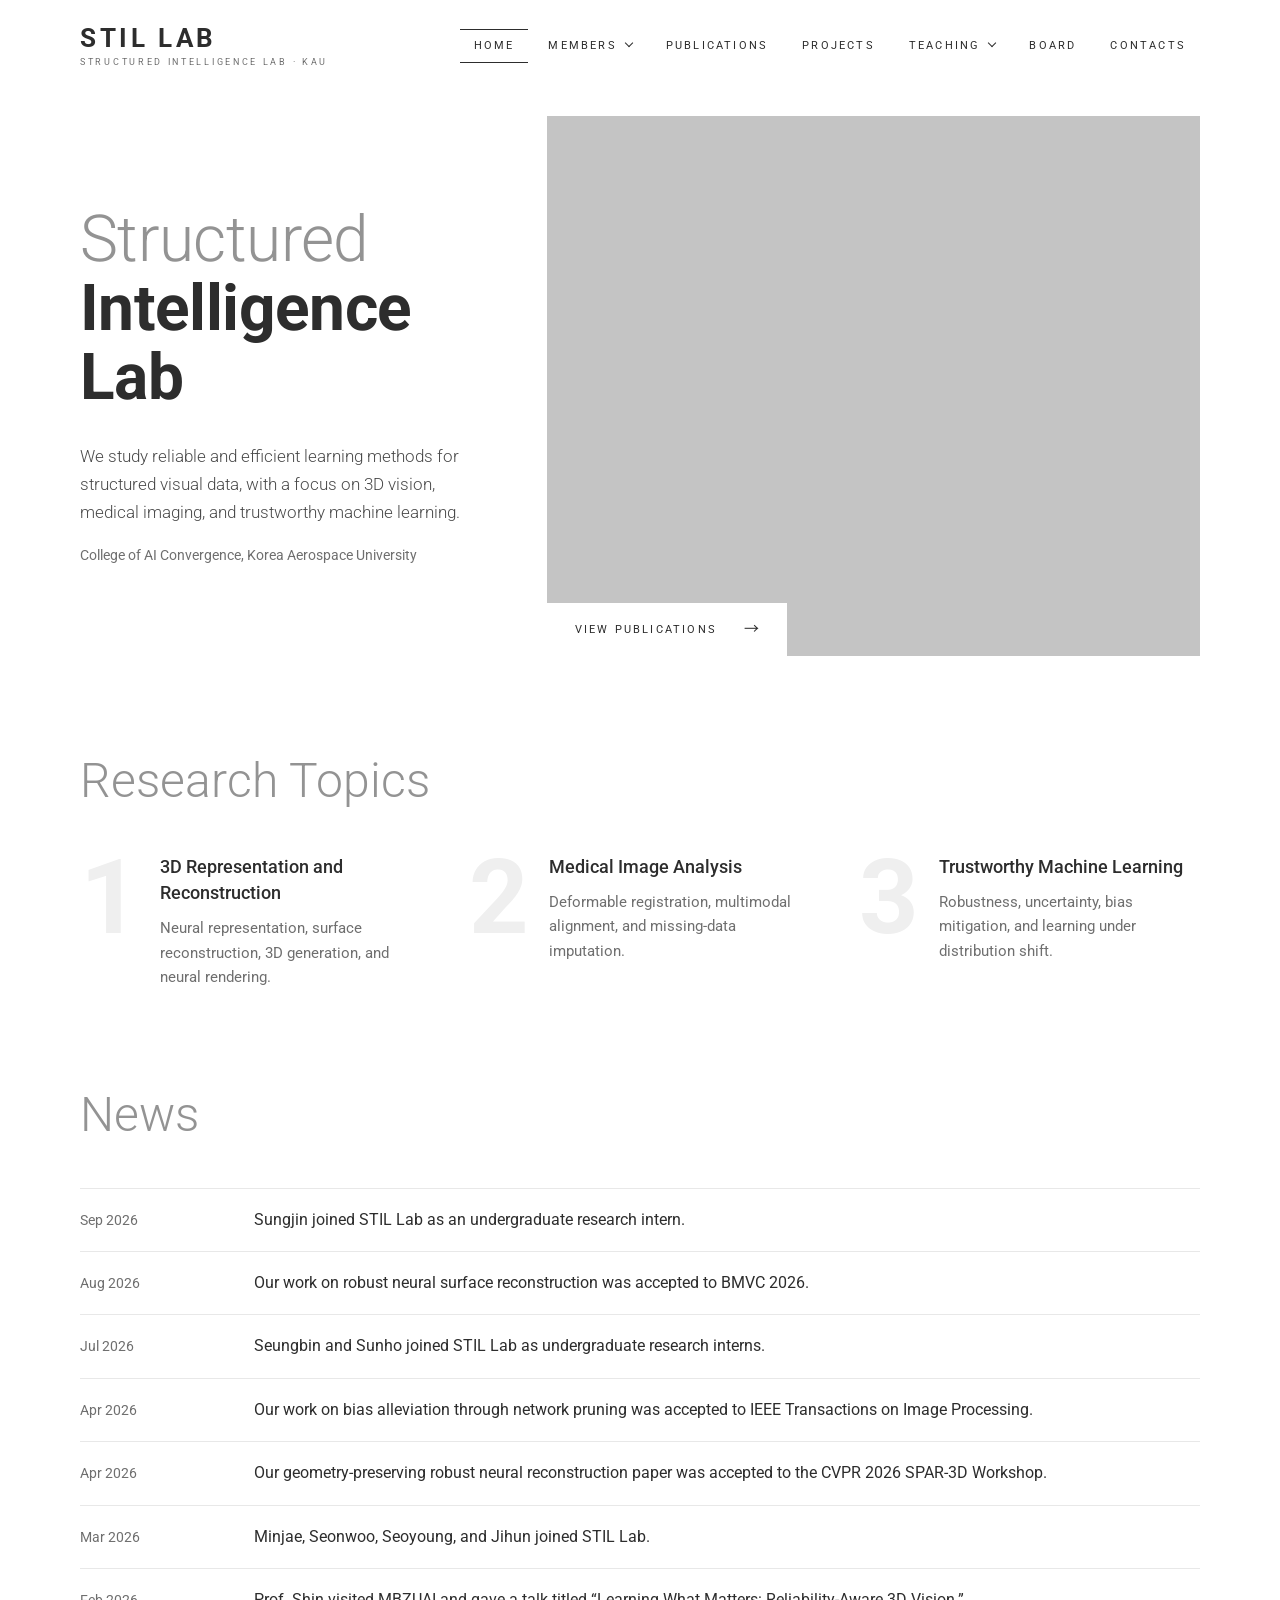
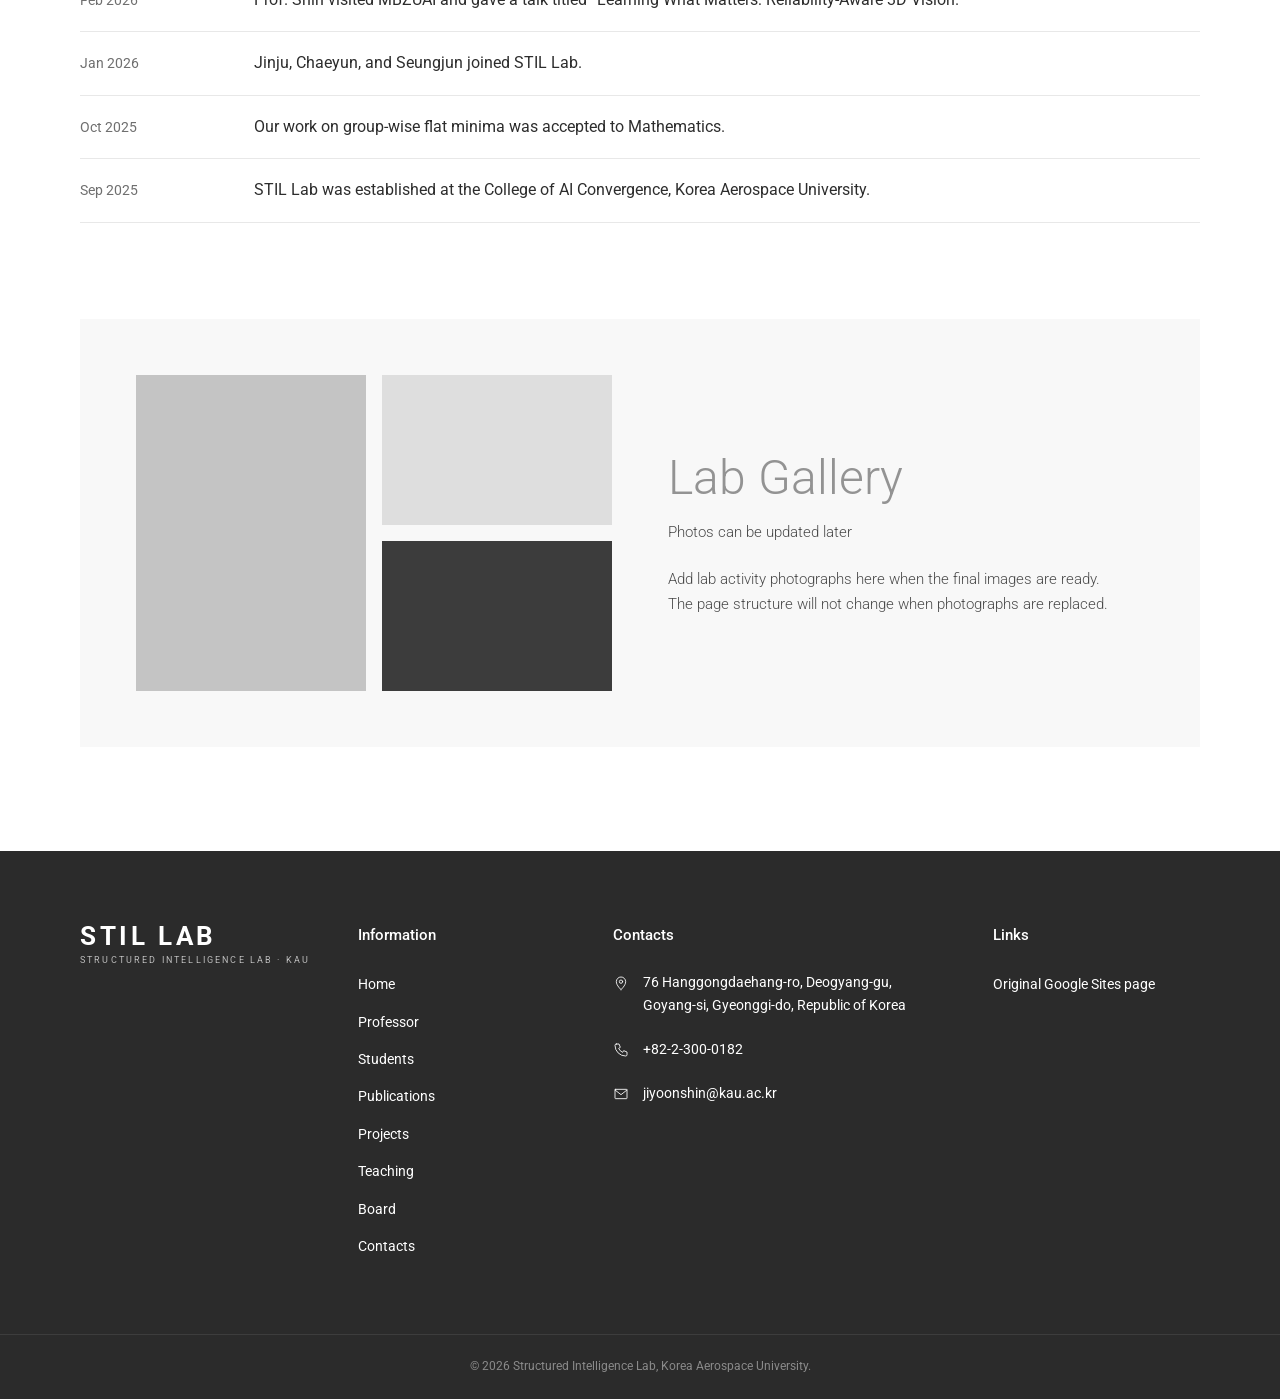
<file: index.html>
<!doctype html>
<html lang="en">
<head>
  <meta charset="utf-8">
  <meta name="viewport" content="width=device-width, initial-scale=1">
  <meta name="description" content="Structured Intelligence Lab at Korea Aerospace University">
  <title>Home | STIL Lab</title>
  <link rel="preconnect" href="https://fonts.googleapis.com">
  <link rel="preconnect" href="https://fonts.gstatic.com" crossorigin>
  <link href="https://fonts.googleapis.com/css2?family=Noto+Sans+KR:wght@300;400;500;700&family=Roboto:wght@300;400;500;700&display=swap" rel="stylesheet">
  <link rel="stylesheet" href="assets/style.css">
  <link rel="icon" href="data:image/svg+xml,%3Csvg xmlns='http://www.w3.org/2000/svg' viewBox='0 0 64 64'%3E%3Crect width='64' height='64' fill='%231f4b7a'/%3E%3Ctext x='32' y='40' text-anchor='middle' font-family='Arial' font-size='25' font-weight='700' fill='white'%3EST%3C/text%3E%3C/svg%3E">
</head>
<body>
  <header class="site-header">
    <div class="header-inner">
      <a class="brand" href="./">STIL Lab<small>Structured Intelligence Lab · KAU</small></a>
      <button class="menu-button" type="button" aria-expanded="false" aria-controls="site-nav">Menu</button>
      <nav class="site-nav" id="site-nav" aria-label="Primary navigation">
        <a href="./" aria-current="page">Home</a>
        <details class="nav-dropdown">
          <summary>Members</summary>
          <div class="dropdown-menu">
            <a href="professor/">Professor</a>
            <a href="students/">Students</a>
          </div>
        </details>
        <a href="publications/">Publications</a>
        <a href="projects/">Projects</a>
        <details class="nav-dropdown">
          <summary>Teaching</summary>
          <div class="dropdown-menu">
            <a href="teaching/">Course List</a>
            <a href="course-machine-learning/">2AI4203 Machine Learning</a>
          </div>
        </details>
        <a href="board/">Board</a>
        <a href="contacts/">Contacts</a>
      </nav>
    </div>
  </header>
  <main class="home">
    <section class="hero">
      <div class="hero-text">
        <h1><span class="t-light">Structured</span> <span class="t-bold">Intelligence Lab</span></h1>
        <p>We study reliable and efficient learning methods for structured visual data, with a focus on 3D vision, medical imaging, and trustworthy machine learning.</p>
        <p class="affiliation">College of AI Convergence, Korea Aerospace University</p>
      </div>
      <div class="hero-media">
        <div class="ph" role="img" aria-label="Hero image placeholder"></div>
        <a class="btn btn-light" href="publications/">View Publications</a>
      </div>
    </section>

    <section class="block" aria-labelledby="research-heading">
      <h2 class="block-title" id="research-heading">Research Topics</h2>
      <ol class="focus-grid">
        <li class="focus-item"><span class="focus-num" aria-hidden="true">1</span><div><h3>3D Representation and Reconstruction</h3><p>Neural representation, surface reconstruction, 3D generation, and neural rendering.</p></div></li>
        <li class="focus-item"><span class="focus-num" aria-hidden="true">2</span><div><h3>Medical Image Analysis</h3><p>Deformable registration, multimodal alignment, and missing-data imputation.</p></div></li>
        <li class="focus-item"><span class="focus-num" aria-hidden="true">3</span><div><h3>Trustworthy Machine Learning</h3><p>Robustness, uncertainty, bias mitigation, and learning under distribution shift.</p></div></li>
      </ol>
    </section>

    <section class="block" aria-labelledby="news-heading">
      <h2 class="block-title" id="news-heading">News</h2>
      <ul class="news-list">
        <li class="news-item"><time datetime="2026-09">Sep 2026</time><p>Sungjin joined STIL Lab as an undergraduate research intern.</p></li>
        <li class="news-item"><time datetime="2026-08">Aug 2026</time><p>Our work on robust neural surface reconstruction was accepted to BMVC 2026.</p></li>
        <li class="news-item"><time datetime="2026-07">Jul 2026</time><p>Seungbin and Sunho joined STIL Lab as undergraduate research interns.</p></li>
        <li class="news-item"><time datetime="2026-04">Apr 2026</time><p>Our work on bias alleviation through network pruning was accepted to IEEE Transactions on Image Processing.</p></li>
        <li class="news-item"><time datetime="2026-04">Apr 2026</time><p>Our geometry-preserving robust neural reconstruction paper was accepted to the CVPR 2026 SPAR-3D Workshop.</p></li>
        <li class="news-item"><time datetime="2026-03">Mar 2026</time><p>Minjae, Seonwoo, Seoyoung, and Jihun joined STIL Lab.</p></li>
        <li class="news-item"><time datetime="2026-02">Feb 2026</time><p>Prof. Shin visited MBZUAI and gave a talk titled “Learning What Matters: Reliability-Aware 3D Vision.”</p></li>
        <li class="news-item"><time datetime="2026-01">Jan 2026</time><p>Jinju, Chaeyun, and Seungjun joined STIL Lab.</p></li>
        <li class="news-item"><time datetime="2025-10">Oct 2025</time><p>Our work on group-wise flat minima was accepted to Mathematics.</p></li>
        <li class="news-item"><time datetime="2025-09">Sep 2025</time><p>STIL Lab was established at the College of AI Convergence, Korea Aerospace University.</p></li>
      </ul>
    </section>

    <section class="about-box" aria-labelledby="gallery-heading">
      <div class="about-collage" aria-hidden="true">
        <div class="ph"></div>
        <div class="ph ph-light"></div>
        <div class="ph ph-dark"></div>
      </div>
      <div>
        <h2 class="block-title" id="gallery-heading">Lab Gallery</h2>
        <p class="section-note">Photos can be updated later</p>
        <p>Add lab activity photographs here when the final images are ready. The page structure will not change when photographs are replaced.</p>
      </div>
    </section>
  </main>
  <footer class="site-footer">
    <div class="footer-inner">
      <div><a class="brand brand-light" href="./">STIL Lab<small>Structured Intelligence Lab · KAU</small></a></div>
      <div>
        <h4>Information</h4>
        <ul>
          <li><a href="./">Home</a></li>
          <li><a href="professor/">Professor</a></li>
          <li><a href="students/">Students</a></li>
          <li><a href="publications/">Publications</a></li>
          <li><a href="projects/">Projects</a></li>
          <li><a href="teaching/">Teaching</a></li>
          <li><a href="board/">Board</a></li>
          <li><a href="contacts/">Contacts</a></li>
        </ul>
      </div>
      <div class="footer-contact">
        <h4>Contacts</h4>
        <div><svg viewBox="0 0 24 24" aria-hidden="true"><path d="M12 22s7-6.2 7-12a7 7 0 1 0-14 0c0 5.8 7 12 7 12z"/><circle cx="12" cy="10" r="2.5"/></svg><span>76 Hanggongdaehang-ro, Deogyang-gu, Goyang-si, Gyeonggi-do, Republic of Korea</span></div>
        <div><svg viewBox="0 0 24 24" aria-hidden="true"><path d="M5 3h4l2 5-2.5 1.5a11 11 0 0 0 6 6L16 13l5 2v4a2 2 0 0 1-2 2A16 16 0 0 1 3 5a2 2 0 0 1 2-2z"/></svg><a href="tel:+8223000182">+82-2-300-0182</a></div>
        <div><svg viewBox="0 0 24 24" aria-hidden="true"><rect x="3" y="5" width="18" height="14" rx="1"/><path d="M3 6l9 7 9-7"/></svg><a href="mailto:jiyoonshin@kau.ac.kr">jiyoonshin@kau.ac.kr</a></div>
      </div>
      <div>
        <h4>Links</h4>
        <ul>
          <li><a href="https://sites.google.com/view/stil-lab" target="_blank" rel="noreferrer">Original Google Sites page</a></li>
        </ul>
      </div>
    </div>
    <div class="footer-copy">© 2026 Structured Intelligence Lab, Korea Aerospace University.</div>
  </footer>
  <script src="assets/main.js"></script>
</body>
</html>
</file>
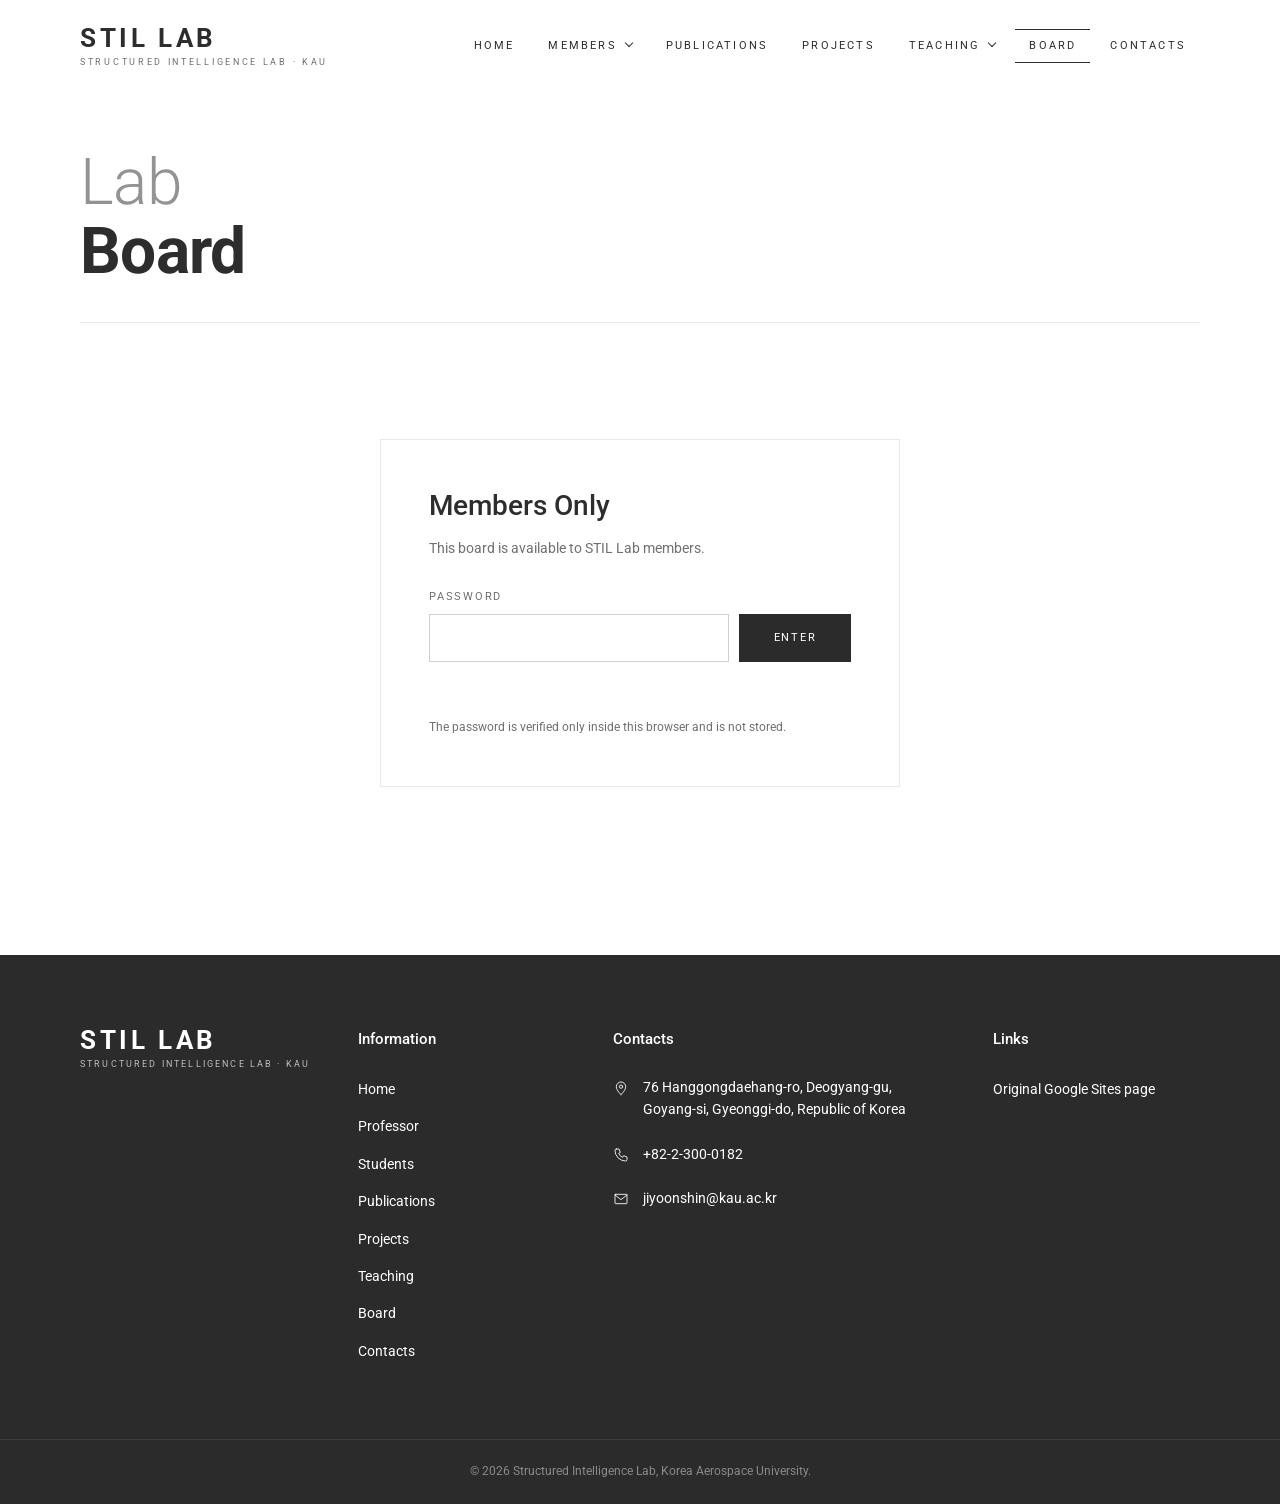
<file: board/index.html>
<!doctype html>
<html lang="en">
<head>
  <meta charset="utf-8">
  <meta name="viewport" content="width=device-width, initial-scale=1">

  <meta
    name="description"
    content="Structured Intelligence Lab at Korea Aerospace University">
  <meta name="robots" content="noindex, nofollow, noarchive">

  <title>Board | STIL Lab</title>

  <link rel="preconnect" href="https://fonts.googleapis.com">
  <link rel="preconnect" href="https://fonts.gstatic.com" crossorigin>

  <link
    href="https://fonts.googleapis.com/css2?family=Noto+Sans+KR:wght@300;400;500;700&family=Roboto:wght@300;400;500;700&display=swap"
    rel="stylesheet">

  <link rel="stylesheet" href="../assets/style.css">

  <link
    rel="icon"
    href="data:image/svg+xml,%3Csvg xmlns='http://www.w3.org/2000/svg' viewBox='0 0 64 64'%3E%3Crect width='64' height='64' fill='%231f4b7a'/%3E%3Ctext x='32' y='40' text-anchor='middle' font-family='Arial' font-size='25' font-weight='700' fill='white'%3EST%3C/text%3E%3C/svg%3E">

  <style>
    .board-access {
      min-height: 520px;
      display: grid;
      place-items: center;
      padding: 56px 0 12px;
    }

    .board-login {
      width: min(100%, 520px);
      padding: 48px;
      border: 1px solid var(--line);
      background: var(--white);
    }

    .board-login[hidden],
    .board-content[hidden] {
      display: none;
    }

    .board-login h2 {
      margin-bottom: 14px;
      color: var(--ink);
      font-size: 28px;
      font-weight: 500;
    }

    .board-login p {
      margin-bottom: 28px;
      color: var(--muted);
      font-size: 14px;
    }

    .board-password-label {
      display: block;
      margin-bottom: 8px;
      color: var(--muted);
      font-size: 11px;
      letter-spacing: 0.16em;
      text-transform: uppercase;
    }

    .board-password-row {
      display: grid;
      grid-template-columns: minmax(0, 1fr) auto;
      gap: 10px;
    }

    .board-password-input {
      min-width: 0;
      height: 48px;
      padding: 0 14px;
      border: 1px solid #cfcfcf;
      border-radius: 0;
      background: var(--white);
      color: var(--ink);
      font: inherit;
    }

    .board-password-input:focus {
      outline: 2px solid var(--ink);
      outline-offset: 2px;
    }

    .board-submit {
      min-width: 112px;
      height: 48px;
      padding: 0 20px;
      border: 1px solid var(--dark);
      background: var(--dark);
      color: var(--white);
      cursor: pointer;
      font: inherit;
      font-size: 11px;
      letter-spacing: 0.16em;
      text-transform: uppercase;
    }

    .board-submit:hover { background: #000; }
    .board-submit:disabled { cursor: wait; opacity: 0.55; }

    .board-error {
      min-height: 24px;
      margin: 14px 0 0 !important;
      color: #a33030 !important;
      font-size: 13px !important;
    }

    .board-support {
      margin: 18px 0 0 !important;
      font-size: 12px !important;
    }

    .board-content {
      padding-top: 40px;
    }

    .notion-board-section {
      position: relative;
      left: 50%;
      width: min(1500px, calc(100vw - 48px));
      margin: 0;
      transform: translateX(-50%);
    }

    .notion-board-frame {
      display: block;
      width: 100%;
      height: 1100px;
      border: 1px solid var(--line);
      background: var(--white);
    }

    @media (max-width: 960px) {
      .notion-board-section {
        width: calc(100vw - 32px);
      }

      .notion-board-frame {
        height: 900px;
      }
    }

    @media (max-width: 600px) {
      .board-access {
        min-height: 420px;
        padding-top: 32px;
      }

      .board-login { padding: 32px 22px; }
      .board-password-row { grid-template-columns: 1fr; }
      .board-submit { width: 100%; }

      .notion-board-section {
        width: calc(100vw - 20px);
      }

      .notion-board-frame {
        height: 780px;
      }
    }
  </style>
</head>

<body>
  <header class="site-header">
    <div class="header-inner">
      <a class="brand" href="../">
        STIL Lab
        <small>Structured Intelligence Lab · KAU</small>
      </a>

      <button
        class="menu-button"
        type="button"
        aria-expanded="false"
        aria-controls="site-nav">
        Menu
      </button>

      <nav
        class="site-nav"
        id="site-nav"
        aria-label="Primary navigation">

        <a href="../">Home</a>

        <details class="nav-dropdown">
          <summary>Members</summary>

          <div class="dropdown-menu">
            <a href="../professor/">Professor</a>
            <a href="../students/">Students</a>
          </div>
        </details>

        <a href="../publications/">Publications</a>
        <a href="../projects/">Projects</a>

        <details class="nav-dropdown">
          <summary>Teaching</summary>

          <div class="dropdown-menu">
            <a href="../teaching/">Course List</a>
            <a href="../course-machine-learning/">
              2AI4203 Machine Learning
            </a>
          </div>
        </details>

        <a href="../board/" aria-current="page">Board</a>
        <a href="../contacts/">Contacts</a>
      </nav>
    </div>
  </header>

  <main>
    <div class="page-heading">
      <h1>
        <span class="t-light">Lab</span>
        <span class="t-bold">Board</span>
      </h1>
    </div>

    <section class="board-access" aria-labelledby="board-login-title">
      <form class="board-login" id="board-login" autocomplete="off">
        <h2 id="board-login-title">Members Only</h2>
        <p>This board is available to STIL Lab members.</p>

        <label class="board-password-label" for="board-password">
          Password
        </label>

        <div class="board-password-row">
          <input
            class="board-password-input"
            id="board-password"
            name="password"
            type="password"
            autocomplete="current-password"
            required>

          <button class="board-submit" id="board-submit" type="submit">
            Enter
          </button>
        </div>

        <p class="board-error" id="board-error" role="alert" aria-live="polite"></p>
        <p class="board-support">The password is verified only inside this browser and is not stored.</p>
      </form>

      <div class="board-content" id="board-content" hidden>
        <section
          class="notion-board-section"
          aria-label="STIL Lab paper reading database">
          <iframe
            class="notion-board-frame"
            id="notion-board-frame"
            title="STIL Lab Papers"
            loading="lazy"
            referrerpolicy="no-referrer"
            allowfullscreen>
          </iframe>
        </section>
      </div>
    </section>
  </main>

  <footer class="site-footer">
    <div class="footer-inner">
      <div>
        <a class="brand brand-light" href="../">
          STIL Lab
          <small>Structured Intelligence Lab · KAU</small>
        </a>
      </div>

      <div>
        <h4>Information</h4>

        <ul>
          <li><a href="../">Home</a></li>
          <li><a href="../professor/">Professor</a></li>
          <li><a href="../students/">Students</a></li>
          <li><a href="../publications/">Publications</a></li>
          <li><a href="../projects/">Projects</a></li>
          <li><a href="../teaching/">Teaching</a></li>
          <li><a href="../board/">Board</a></li>
          <li><a href="../contacts/">Contacts</a></li>
        </ul>
      </div>

      <div class="footer-contact">
        <h4>Contacts</h4>

        <div>
          <svg viewBox="0 0 24 24" aria-hidden="true">
            <path d="M12 22s7-6.2 7-12a7 7 0 1 0-14 0c0 5.8 7 12 7 12z"/>
            <circle cx="12" cy="10" r="2.5"/>
          </svg>

          <span>
            76 Hanggongdaehang-ro, Deogyang-gu,
            Goyang-si, Gyeonggi-do, Republic of Korea
          </span>
        </div>

        <div>
          <svg viewBox="0 0 24 24" aria-hidden="true">
            <path d="M5 3h4l2 5-2.5 1.5a11 11 0 0 0 6 6L16 13l5 2v4a2 2 0 0 1-2 2A16 16 0 0 1 3 5a2 2 0 0 1 2-2z"/>
          </svg>

          <a href="tel:+8223000182">
            +82-2-300-0182
          </a>
        </div>

        <div>
          <svg viewBox="0 0 24 24" aria-hidden="true">
            <rect x="3" y="5" width="18" height="14" rx="1"/>
            <path d="M3 6l9 7 9-7"/>
          </svg>

          <a href="mailto:jiyoonshin@kau.ac.kr">
            jiyoonshin@kau.ac.kr
          </a>
        </div>
      </div>

      <div>
        <h4>Links</h4>

        <ul>
          <li>
            <a
              href="https://sites.google.com/view/stil-lab"
              target="_blank"
              rel="noreferrer">
              Original Google Sites page
            </a>
          </li>
        </ul>
      </div>
    </div>

    <div class="footer-copy">
      © 2026 Structured Intelligence Lab,
      Korea Aerospace University.
    </div>
  </footer>

  <script src="../assets/main.js"></script>
  <script src="./board-auth.js"></script>
</body>
</html>
</file>
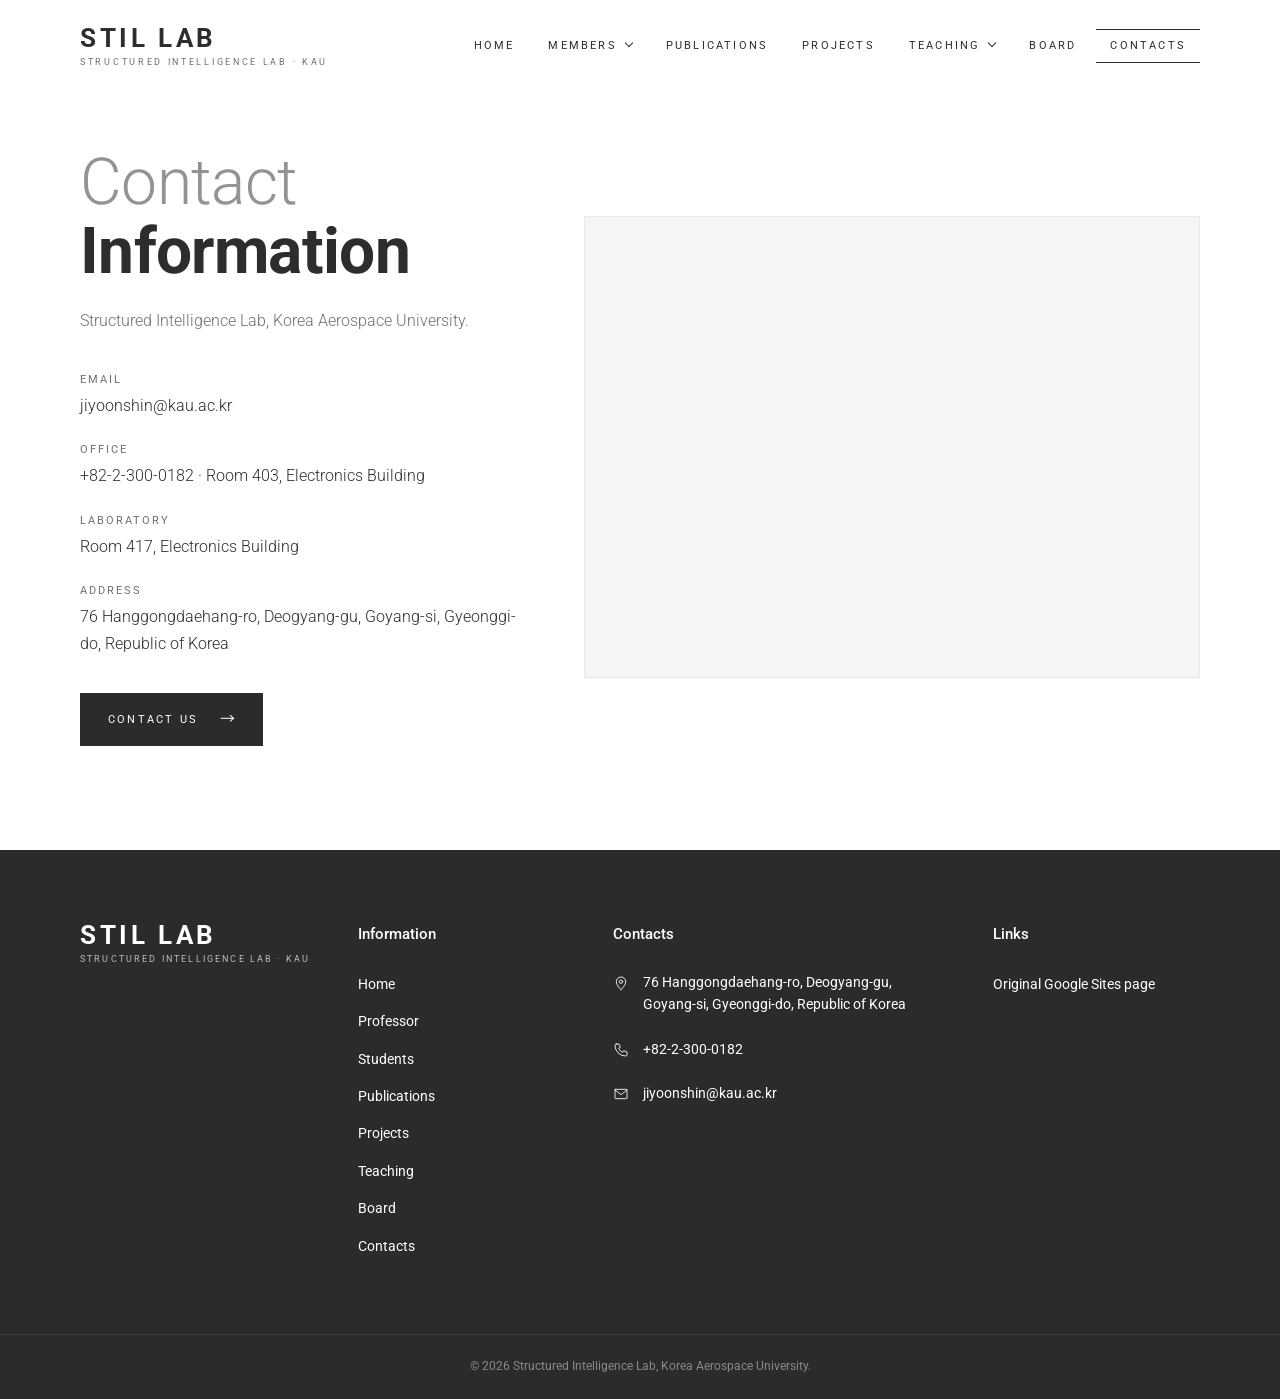
<file: contacts/index.html>
<!doctype html>
<html lang="en">
<head>
  <meta charset="utf-8">
  <meta name="viewport" content="width=device-width, initial-scale=1">
  <meta name="description" content="Structured Intelligence Lab at Korea Aerospace University">
  <title>Contacts | STIL Lab</title>
  <link rel="preconnect" href="https://fonts.googleapis.com">
  <link rel="preconnect" href="https://fonts.gstatic.com" crossorigin>
  <link href="https://fonts.googleapis.com/css2?family=Noto+Sans+KR:wght@300;400;500;700&family=Roboto:wght@300;400;500;700&display=swap" rel="stylesheet">
  <link rel="stylesheet" href="../assets/style.css">
  <link rel="icon" href="data:image/svg+xml,%3Csvg xmlns='http://www.w3.org/2000/svg' viewBox='0 0 64 64'%3E%3Crect width='64' height='64' fill='%231f4b7a'/%3E%3Ctext x='32' y='40' text-anchor='middle' font-family='Arial' font-size='25' font-weight='700' fill='white'%3EST%3C/text%3E%3C/svg%3E">
</head>
<body>
  <header class="site-header">
    <div class="header-inner">
      <a class="brand" href="../">STIL Lab<small>Structured Intelligence Lab · KAU</small></a>
      <button class="menu-button" type="button" aria-expanded="false" aria-controls="site-nav">Menu</button>
      <nav class="site-nav" id="site-nav" aria-label="Primary navigation">
        <a href="../">Home</a>
        <details class="nav-dropdown">
          <summary>Members</summary>
          <div class="dropdown-menu">
            <a href="../professor/">Professor</a>
            <a href="../students/">Students</a>
          </div>
        </details>
        <a href="../publications/">Publications</a>
        <a href="../projects/">Projects</a>
        <details class="nav-dropdown">
          <summary>Teaching</summary>
          <div class="dropdown-menu">
            <a href="../teaching/">Course List</a>
            <a href="../course-machine-learning/">2AI4203 Machine Learning</a>
          </div>
        </details>
        <a href="../board/">Board</a>
        <a href="../contacts/" aria-current="page">Contacts</a>
      </nav>
    </div>
  </header>
  <main>
    <section class="contact-split">
      <div class="contact-info">
        <h1><span class="t-light">Contact</span> <span class="t-bold">Information</span></h1>
        <p class="lead">Structured Intelligence Lab, Korea Aerospace University.</p>
        <dl class="info-list">
          <div><dt>Email</dt><dd><a href="mailto:jiyoonshin@kau.ac.kr">jiyoonshin@kau.ac.kr</a></dd></div>
          <div><dt>Office</dt><dd>+82-2-300-0182 · Room 403, Electronics Building</dd></div>
          <div><dt>Laboratory</dt><dd>Room 417, Electronics Building</dd></div>
          <div><dt>Address</dt><dd>76 Hanggongdaehang-ro, Deogyang-gu, Goyang-si, Gyeonggi-do, Republic of Korea</dd></div>
        </dl>
        <a class="btn btn-dark" href="mailto:jiyoonshin@kau.ac.kr">Contact Us</a>
      </div>
      <div class="map-embed">
        <iframe
          title="Map showing the Electronics Building at Korea Aerospace University"
          src="https://www.google.com/maps?q=%ED%95%9C%EA%B5%AD%ED%95%AD%EA%B3%B5%EB%8C%80%ED%95%99%EA%B5%90%20%EC%A0%84%EC%9E%90%EA%B4%80&amp;z=17&amp;output=embed"
          loading="lazy"
          allowfullscreen
          referrerpolicy="no-referrer-when-downgrade">
        </iframe>
      </div>
    </section>
  </main>
  <footer class="site-footer">
    <div class="footer-inner">
      <div><a class="brand brand-light" href="../">STIL Lab<small>Structured Intelligence Lab · KAU</small></a></div>
      <div>
        <h4>Information</h4>
        <ul>
          <li><a href="../">Home</a></li>
          <li><a href="../professor/">Professor</a></li>
          <li><a href="../students/">Students</a></li>
          <li><a href="../publications/">Publications</a></li>
          <li><a href="../projects/">Projects</a></li>
          <li><a href="../teaching/">Teaching</a></li>
          <li><a href="../board/">Board</a></li>
          <li><a href="../contacts/">Contacts</a></li>
        </ul>
      </div>
      <div class="footer-contact">
        <h4>Contacts</h4>
        <div><svg viewBox="0 0 24 24" aria-hidden="true"><path d="M12 22s7-6.2 7-12a7 7 0 1 0-14 0c0 5.8 7 12 7 12z"/><circle cx="12" cy="10" r="2.5"/></svg><span>76 Hanggongdaehang-ro, Deogyang-gu, Goyang-si, Gyeonggi-do, Republic of Korea</span></div>
        <div><svg viewBox="0 0 24 24" aria-hidden="true"><path d="M5 3h4l2 5-2.5 1.5a11 11 0 0 0 6 6L16 13l5 2v4a2 2 0 0 1-2 2A16 16 0 0 1 3 5a2 2 0 0 1 2-2z"/></svg><a href="tel:+8223000182">+82-2-300-0182</a></div>
        <div><svg viewBox="0 0 24 24" aria-hidden="true"><rect x="3" y="5" width="18" height="14" rx="1"/><path d="M3 6l9 7 9-7"/></svg><a href="mailto:jiyoonshin@kau.ac.kr">jiyoonshin@kau.ac.kr</a></div>
      </div>
      <div>
        <h4>Links</h4>
        <ul>
          <li><a href="https://sites.google.com/view/stil-lab" target="_blank" rel="noreferrer">Original Google Sites page</a></li>
        </ul>
      </div>
    </div>
    <div class="footer-copy">© 2026 Structured Intelligence Lab, Korea Aerospace University.</div>
  </footer>
  <script src="../assets/main.js"></script>
</body>
</html>
</file>
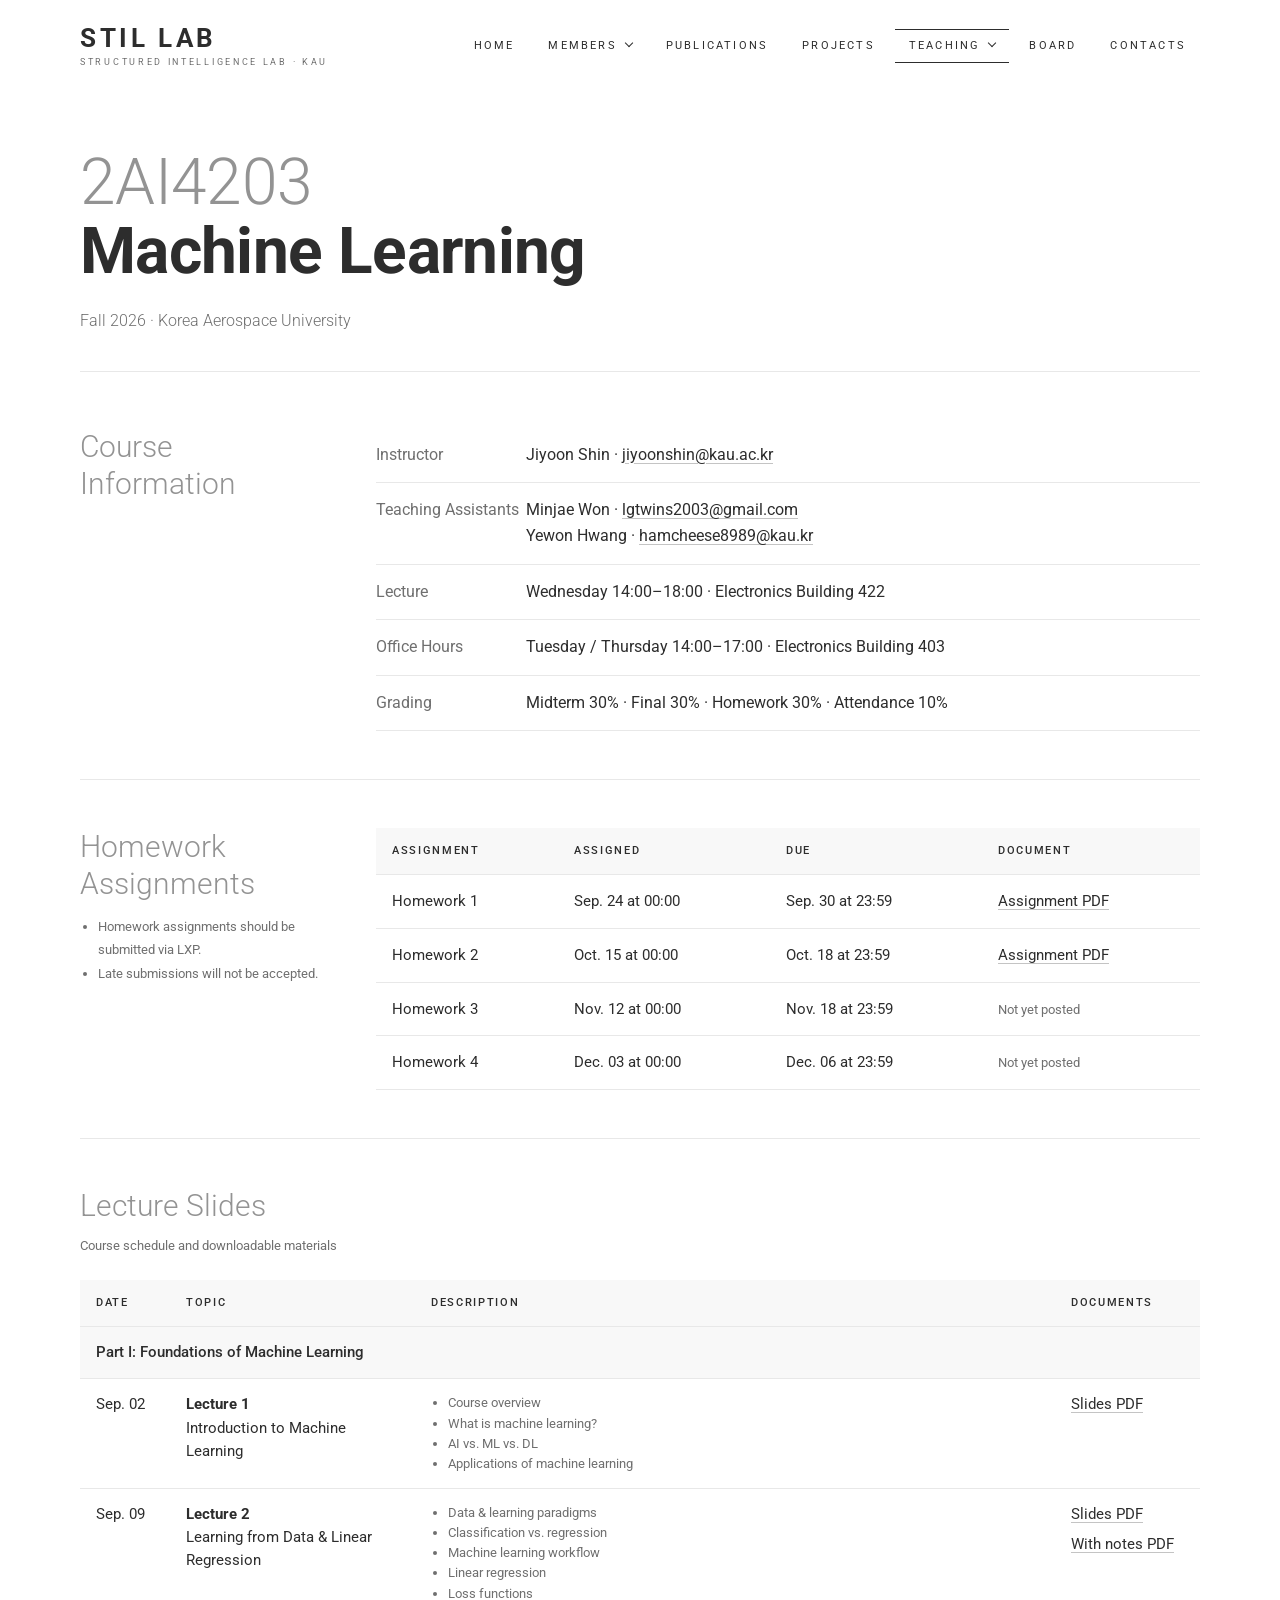
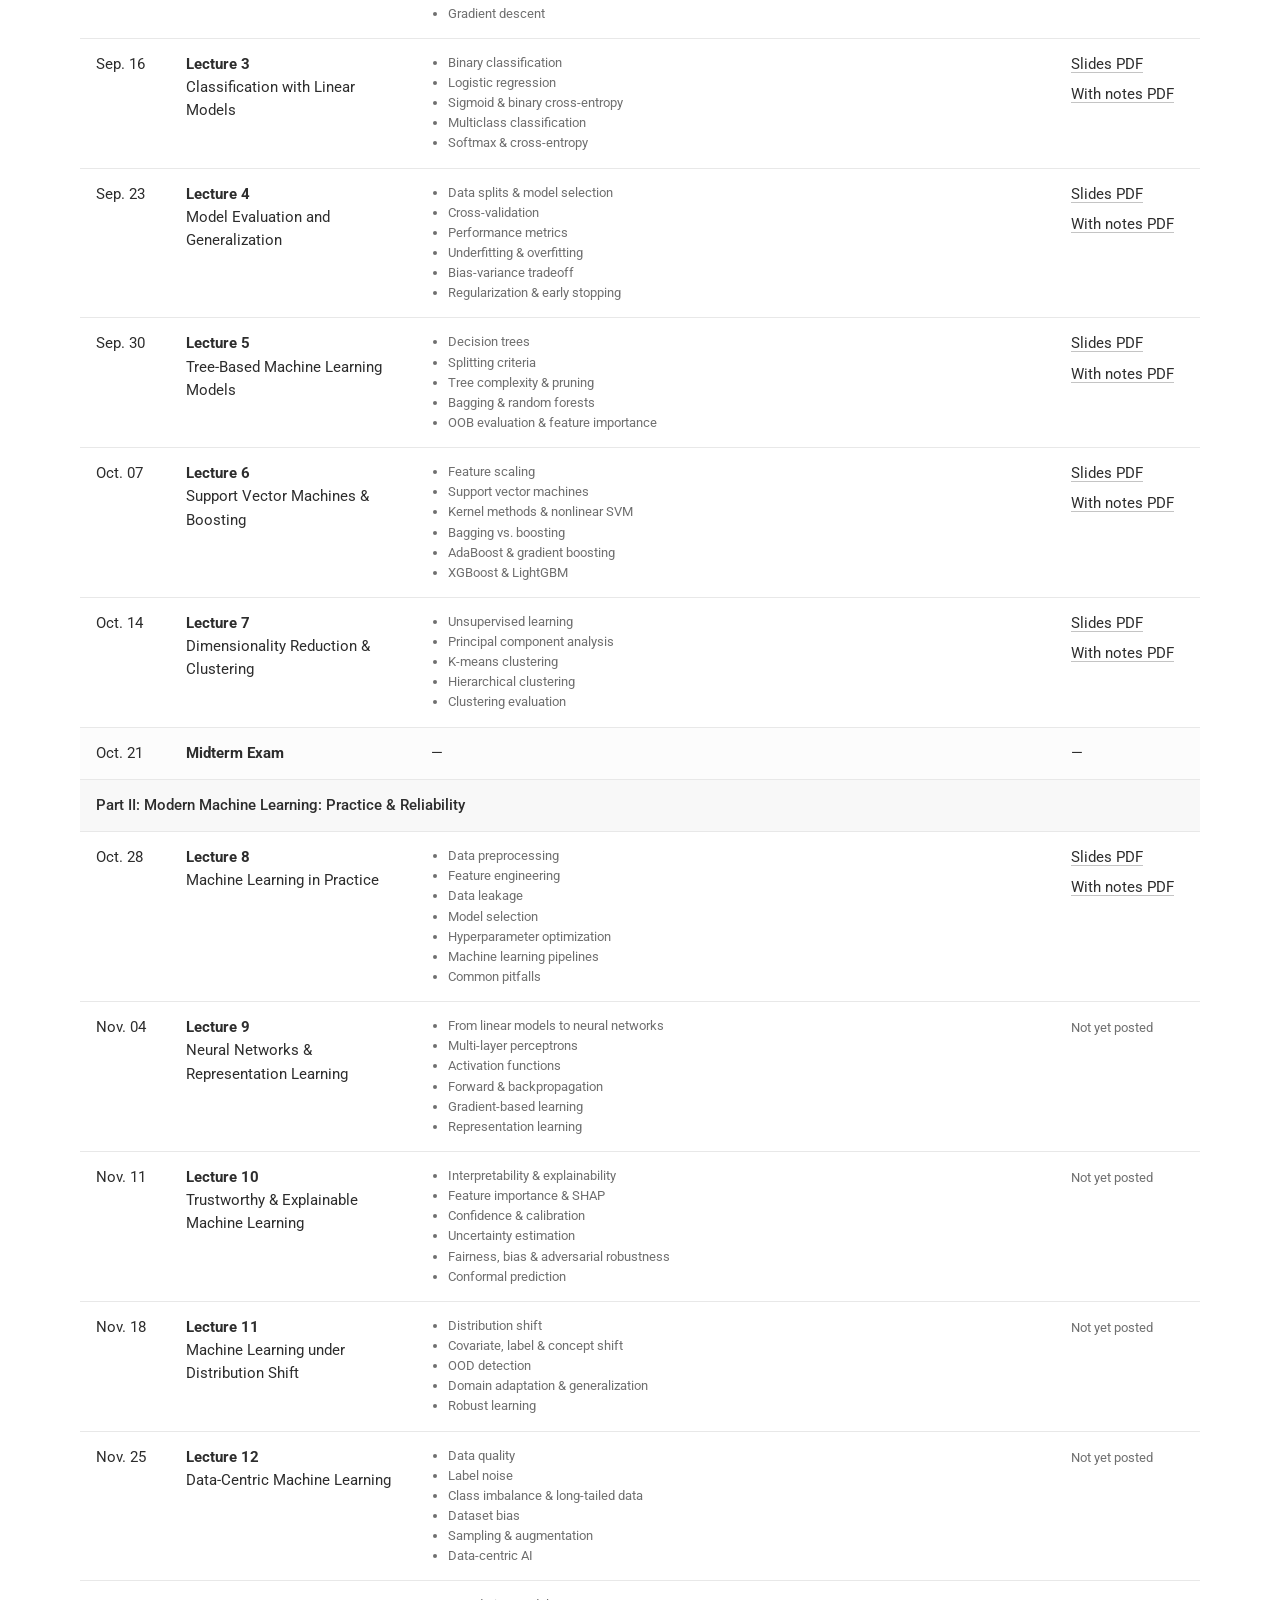
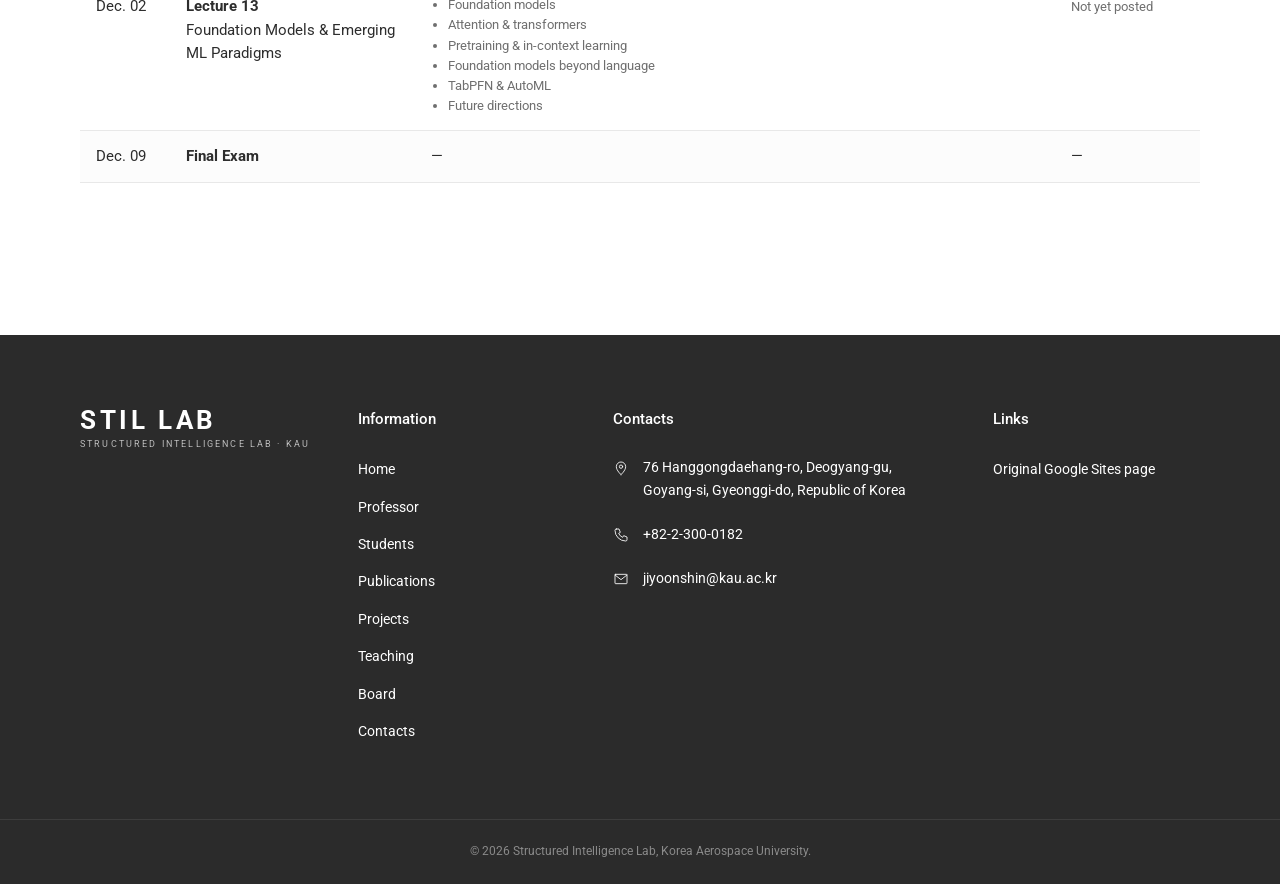
<file: course-machine-learning/index.html>
<!doctype html>
<html lang="en">
<head>
  <meta charset="utf-8">
  <meta name="viewport" content="width=device-width, initial-scale=1">
  <meta name="description" content="Structured Intelligence Lab at Korea Aerospace University">
  <title>2AI4203 Machine Learning | STIL Lab</title>
  <link rel="preconnect" href="https://fonts.googleapis.com">
  <link rel="preconnect" href="https://fonts.gstatic.com" crossorigin>
  <link href="https://fonts.googleapis.com/css2?family=Noto+Sans+KR:wght@300;400;500;700&family=Roboto:wght@300;400;500;700&display=swap" rel="stylesheet">
  <link rel="stylesheet" href="../assets/style.css">
  <link rel="icon" href="data:image/svg+xml,%3Csvg xmlns='http://www.w3.org/2000/svg' viewBox='0 0 64 64'%3E%3Crect width='64' height='64' fill='%231f4b7a'/%3E%3Ctext x='32' y='40' text-anchor='middle' font-family='Arial' font-size='25' font-weight='700' fill='white'%3EST%3C/text%3E%3C/svg%3E">
</head>
<body>
  <header class="site-header">
    <div class="header-inner">
      <a class="brand" href="../">STIL Lab<small>Structured Intelligence Lab · KAU</small></a>
      <button class="menu-button" type="button" aria-expanded="false" aria-controls="site-nav">Menu</button>
      <nav class="site-nav" id="site-nav" aria-label="Primary navigation">
        <a href="../">Home</a>
        <details class="nav-dropdown">
          <summary>Members</summary>
          <div class="dropdown-menu">
            <a href="../professor/">Professor</a>
            <a href="../students/">Students</a>
          </div>
        </details>
        <a href="../publications/">Publications</a>
        <a href="../projects/">Projects</a>
        <details class="nav-dropdown active">
          <summary>Teaching</summary>
          <div class="dropdown-menu">
            <a href="../teaching/">Course List</a>
            <a href="../course-machine-learning/">2AI4203 Machine Learning</a>
          </div>
        </details>
        <a href="../board/">Board</a>
        <a href="../contacts/">Contacts</a>
      </nav>
    </div>
  </header>
  <main data-course-page data-default-course="2AI4203">
    <div class="page-heading">
      <h1><span class="t-light">2AI4203</span> <span class="t-bold">Machine Learning</span></h1>
      <p>Fall 2026 · Korea Aerospace University</p>
    </div>

    <section class="content-section section-grid">
      <div><h2>Course Information</h2></div>
      <table class="contact-table">
        <tbody>
          <tr><th>Instructor</th><td>Jiyoon Shin · <a href="mailto:jiyoonshin@kau.ac.kr">jiyoonshin@kau.ac.kr</a></td></tr>
          <tr><th>Teaching Assistants</th><td>Minjae Won · <a href="mailto:lgtwins2003@gmail.com">lgtwins2003@gmail.com</a><br>Yewon Hwang · <a href="mailto:hamcheese8989@kau.kr">hamcheese8989@kau.kr</a></td></tr>
          <tr><th>Lecture</th><td>Wednesday 14:00–18:00 · Electronics Building 422</td></tr>
          <tr><th>Office Hours</th><td>Tuesday / Thursday 14:00–17:00 · Electronics Building 403</td></tr>
          <tr><th>Grading</th><td>Midterm 30% · Final 30% · Homework 30% · Attendance 10%</td></tr>
        </tbody>
      </table>
    </section>

    <section class="content-section section-grid">
      <div>
        <h2>Homework Assignments</h2>
        <ul class="course-notes">
          <li>Homework assignments should be submitted via LXP.</li>
          <li>Late submissions will not be accepted.</li>
        </ul>
      </div>
      <table class="course-table assignment-table">
        <thead><tr><th>Assignment</th><th>Assigned</th><th>Due</th><th>Document</th></tr></thead>
        <tbody>
          <tr><td>Homework 1</td><td>Sep. 24 at 00:00</td><td>Sep. 30 at 23:59</td><td><a href="https://drive.google.com/file/d/1t6cx416wXWzFR40Ys59-L6FyS06dQg8F/view?usp=drive_link" target="_blank" rel="noopener">Assignment PDF</a></td></tr>
          <tr><td>Homework 2</td><td>Oct. 15 at 00:00</td><td>Oct. 18 at 23:59</td><td><a href="https://drive.google.com/file/d/1cIVK1D3iz6YTY8cuQe7L9vQ0WfY_Ogmt/view?usp=drive_link" target="_blank" rel="noopener">Assignment PDF</a></td></tr>
          <tr><td>Homework 3</td><td>Nov. 12 at 00:00</td><td>Nov. 18 at 23:59</td><td><span class="status-muted">Not yet posted</span></td></tr>
          <tr><td>Homework 4</td><td>Dec. 03 at 00:00</td><td>Dec. 06 at 23:59</td><td><span class="status-muted">Not yet posted</span></td></tr>
        </tbody>
      </table>
    </section>

    <section class="content-section lecture-section">
      <div class="section-heading-row">
        <div><h2>Lecture Slides</h2><p class="section-note">Course schedule and downloadable materials</p></div>
      </div>
      <div class="course-table-wrap">
        <table class="course-table lecture-table">
          <thead><tr><th>Date</th><th>Topic</th><th>Description</th><th>Documents</th></tr></thead>
          <tbody>
            <tr class="course-part"><td colspan="4">Part I: Foundations of Machine Learning</td></tr>
            <tr>
              <td>Sep. 02</td>
              <td><strong>Lecture 1</strong><br>Introduction to Machine Learning</td>
              <td><ul class="topic-list"><li>Course overview</li><li>What is machine learning?</li><li>AI vs. ML vs. DL</li><li>Applications of machine learning</li></ul></td>
              <td><div class="material-links"><a href="https://drive.google.com/file/d/1QmZeCs9CJtwy8wdowfSiRIzOIBsv9ZDd/view?usp=drive_link" target="_blank" rel="noopener">Slides PDF</a></div></td>
            </tr>
            <tr>
              <td>Sep. 09</td>
              <td><strong>Lecture 2</strong><br>Learning from Data &amp; Linear Regression</td>
              <td><ul class="topic-list"><li>Data &amp; learning paradigms</li><li>Classification vs. regression</li><li>Machine learning workflow</li><li>Linear regression</li><li>Loss functions</li><li>Gradient descent</li></ul></td>
              <td><div class="material-links"><a href="https://drive.google.com/file/d/1LkAzZLNGJb48WCg4cs5JNgXI4gVj68_X/view?usp=drive_link" target="_blank" rel="noopener">Slides PDF</a><a href="https://drive.google.com/file/d/1WCS1bjaJB6vs6CsdxfkGxPXArNdWDMIW/view?usp=drive_link" target="_blank" rel="noopener">With notes PDF</a></div></td>
            </tr>
            <tr>
              <td>Sep. 16</td>
              <td><strong>Lecture 3</strong><br>Classification with Linear Models</td>
              <td><ul class="topic-list"><li>Binary classification</li><li>Logistic regression</li><li>Sigmoid &amp; binary cross-entropy</li><li>Multiclass classification</li><li>Softmax &amp; cross-entropy</li></ul></td>
              <td><div class="material-links"><a href="https://drive.google.com/file/d/1IeBYfkQe-fes97LGvzFUXH0WF0y8M3Yz/view?usp=drive_link" target="_blank" rel="noopener">Slides PDF</a><a href="https://drive.google.com/file/d/1YptjHvZoaAAkXZ0oSmVFdLe-Kb3Wjj_1/view?usp=drive_link" target="_blank" rel="noopener">With notes PDF</a></div></td>
            </tr>
            <tr>
              <td>Sep. 23</td>
              <td><strong>Lecture 4</strong><br>Model Evaluation and Generalization</td>
              <td><ul class="topic-list"><li>Data splits &amp; model selection</li><li>Cross-validation</li><li>Performance metrics</li><li>Underfitting &amp; overfitting</li><li>Bias-variance tradeoff</li><li>Regularization &amp; early stopping</li></ul></td>
              <td><div class="material-links"><a href="https://drive.google.com/file/d/1Yc43nUv_4RTPCR4OFVVR1u5ruQ_3k5Gx/view?usp=drive_link" target="_blank" rel="noopener">Slides PDF</a><a href="https://drive.google.com/file/d/1hvyTdJhMt81d8kceqiiIdneoL6_E01Pu/view?usp=drive_link" target="_blank" rel="noopener">With notes PDF</a></div></td>
            </tr>
            <tr>
              <td>Sep. 30</td>
              <td><strong>Lecture 5</strong><br>Tree-Based Machine Learning Models</td>
              <td><ul class="topic-list"><li>Decision trees</li><li>Splitting criteria</li><li>Tree complexity &amp; pruning</li><li>Bagging &amp; random forests</li><li>OOB evaluation &amp; feature importance</li></ul></td>
              <td><div class="material-links"><a href="https://drive.google.com/file/d/16MDeQJd2Zpnyymyspmbu-LjLGkOsAWtD/view?usp=drive_link" target="_blank" rel="noopener">Slides PDF</a><a href="https://drive.google.com/file/d/1GrqTHz5HcuAARGvkTlVcRStjILDeJkTG/view?usp=drive_link" target="_blank" rel="noopener">With notes PDF</a></div></td>
            </tr>
            <tr>
              <td>Oct. 07</td>
              <td><strong>Lecture 6</strong><br>Support Vector Machines &amp; Boosting</td>
              <td><ul class="topic-list"><li>Feature scaling</li><li>Support vector machines</li><li>Kernel methods &amp; nonlinear SVM</li><li>Bagging vs. boosting</li><li>AdaBoost &amp; gradient boosting</li><li>XGBoost &amp; LightGBM</li></ul></td>
              <td><div class="material-links"><a href="https://drive.google.com/file/d/1dkUE--93S0W6qDFZVDI3iDr5Qqqx_x20/view?usp=drive_link" target="_blank" rel="noopener">Slides PDF</a><a href="https://drive.google.com/file/d/1ThO18hUnRqETv8BWYZwkvPoQbxTeHqaY/view?usp=drive_link" target="_blank" rel="noopener">With notes PDF</a></div></td>
            </tr>
            <tr>
              <td>Oct. 14</td>
              <td><strong>Lecture 7</strong><br>Dimensionality Reduction &amp; Clustering</td>
              <td><ul class="topic-list"><li>Unsupervised learning</li><li>Principal component analysis</li><li>K-means clustering</li><li>Hierarchical clustering</li><li>Clustering evaluation</li></ul></td>
              <td><div class="material-links"><a href="https://drive.google.com/file/d/1pDO1ucoeDtbqc6VFqzgmpg5Otrm8kO6B/view?usp=drive_link" target="_blank" rel="noopener">Slides PDF</a><a href="https://drive.google.com/file/d/1FOL5_LPzGowce6n0ASezqC2BlqaOX1BN/view?usp=drive_link" target="_blank" rel="noopener">With notes PDF</a></div></td>
            </tr>
            <tr class="exam-row"><td>Oct. 21</td><td><strong>Midterm Exam</strong></td><td>—</td><td>—</td></tr>
            <tr class="course-part"><td colspan="4">Part II: Modern Machine Learning: Practice &amp; Reliability</td></tr>
            <tr>
              <td>Oct. 28</td>
              <td><strong>Lecture 8</strong><br>Machine Learning in Practice</td>
              <td><ul class="topic-list"><li>Data preprocessing</li><li>Feature engineering</li><li>Data leakage</li><li>Model selection</li><li>Hyperparameter optimization</li><li>Machine learning pipelines</li><li>Common pitfalls</li></ul></td>
              <td><div class="material-links"><a href="https://drive.google.com/file/d/1GMwFWa5ri-FqJYl1j2WkuzLJlVrKAsRt/view?usp=drive_link" target="_blank" rel="noopener">Slides PDF</a><a href="https://drive.google.com/file/d/1atByERgddTlgd93aYcekXM2MqKtul8xH/view?usp=drive_link" target="_blank" rel="noopener">With notes PDF</a></div></td>
            </tr>
            <tr><td>Nov. 04</td><td><strong>Lecture 9</strong><br>Neural Networks &amp; Representation Learning</td><td><ul class="topic-list"><li>From linear models to neural networks</li><li>Multi-layer perceptrons</li><li>Activation functions</li><li>Forward &amp; backpropagation</li><li>Gradient-based learning</li><li>Representation learning</li></ul></td><td><span class="status-muted">Not yet posted</span></td></tr>
            <tr><td>Nov. 11</td><td><strong>Lecture 10</strong><br>Trustworthy &amp; Explainable Machine Learning</td><td><ul class="topic-list"><li>Interpretability &amp; explainability</li><li>Feature importance &amp; SHAP</li><li>Confidence &amp; calibration</li><li>Uncertainty estimation</li><li>Fairness, bias &amp; adversarial robustness</li><li>Conformal prediction</li></ul></td><td><span class="status-muted">Not yet posted</span></td></tr>
            <tr><td>Nov. 18</td><td><strong>Lecture 11</strong><br>Machine Learning under Distribution Shift</td><td><ul class="topic-list"><li>Distribution shift</li><li>Covariate, label &amp; concept shift</li><li>OOD detection</li><li>Domain adaptation &amp; generalization</li><li>Robust learning</li></ul></td><td><span class="status-muted">Not yet posted</span></td></tr>
            <tr><td>Nov. 25</td><td><strong>Lecture 12</strong><br>Data-Centric Machine Learning</td><td><ul class="topic-list"><li>Data quality</li><li>Label noise</li><li>Class imbalance &amp; long-tailed data</li><li>Dataset bias</li><li>Sampling &amp; augmentation</li><li>Data-centric AI</li></ul></td><td><span class="status-muted">Not yet posted</span></td></tr>
            <tr><td>Dec. 02</td><td><strong>Lecture 13</strong><br>Foundation Models &amp; Emerging ML Paradigms</td><td><ul class="topic-list"><li>Foundation models</li><li>Attention &amp; transformers</li><li>Pretraining &amp; in-context learning</li><li>Foundation models beyond language</li><li>TabPFN &amp; AutoML</li><li>Future directions</li></ul></td><td><span class="status-muted">Not yet posted</span></td></tr>
            <tr class="exam-row"><td>Dec. 09</td><td><strong>Final Exam</strong></td><td>—</td><td>—</td></tr>
          </tbody>
        </table>
      </div>
    </section>
  </main>
  <footer class="site-footer">
    <div class="footer-inner">
      <div><a class="brand brand-light" href="../">STIL Lab<small>Structured Intelligence Lab · KAU</small></a></div>
      <div>
        <h4>Information</h4>
        <ul>
          <li><a href="../">Home</a></li>
          <li><a href="../professor/">Professor</a></li>
          <li><a href="../students/">Students</a></li>
          <li><a href="../publications/">Publications</a></li>
          <li><a href="../projects/">Projects</a></li>
          <li><a href="../teaching/">Teaching</a></li>
          <li><a href="../board/">Board</a></li>
          <li><a href="../contacts/">Contacts</a></li>
        </ul>
      </div>
      <div class="footer-contact">
        <h4>Contacts</h4>
        <div><svg viewBox="0 0 24 24" aria-hidden="true"><path d="M12 22s7-6.2 7-12a7 7 0 1 0-14 0c0 5.8 7 12 7 12z"/><circle cx="12" cy="10" r="2.5"/></svg><span>76 Hanggongdaehang-ro, Deogyang-gu, Goyang-si, Gyeonggi-do, Republic of Korea</span></div>
        <div><svg viewBox="0 0 24 24" aria-hidden="true"><path d="M5 3h4l2 5-2.5 1.5a11 11 0 0 0 6 6L16 13l5 2v4a2 2 0 0 1-2 2A16 16 0 0 1 3 5a2 2 0 0 1 2-2z"/></svg><a href="tel:+8223000182">+82-2-300-0182</a></div>
        <div><svg viewBox="0 0 24 24" aria-hidden="true"><rect x="3" y="5" width="18" height="14" rx="1"/><path d="M3 6l9 7 9-7"/></svg><a href="mailto:jiyoonshin@kau.ac.kr">jiyoonshin@kau.ac.kr</a></div>
      </div>
      <div>
        <h4>Links</h4>
        <ul>
          <li><a href="https://sites.google.com/view/stil-lab" target="_blank" rel="noreferrer">Original Google Sites page</a></li>
        </ul>
      </div>
    </div>
    <div class="footer-copy">© 2026 Structured Intelligence Lab, Korea Aerospace University.</div>
  </footer>
  <script src="../assets/main.js"></script>
</body>
</html>
</file>
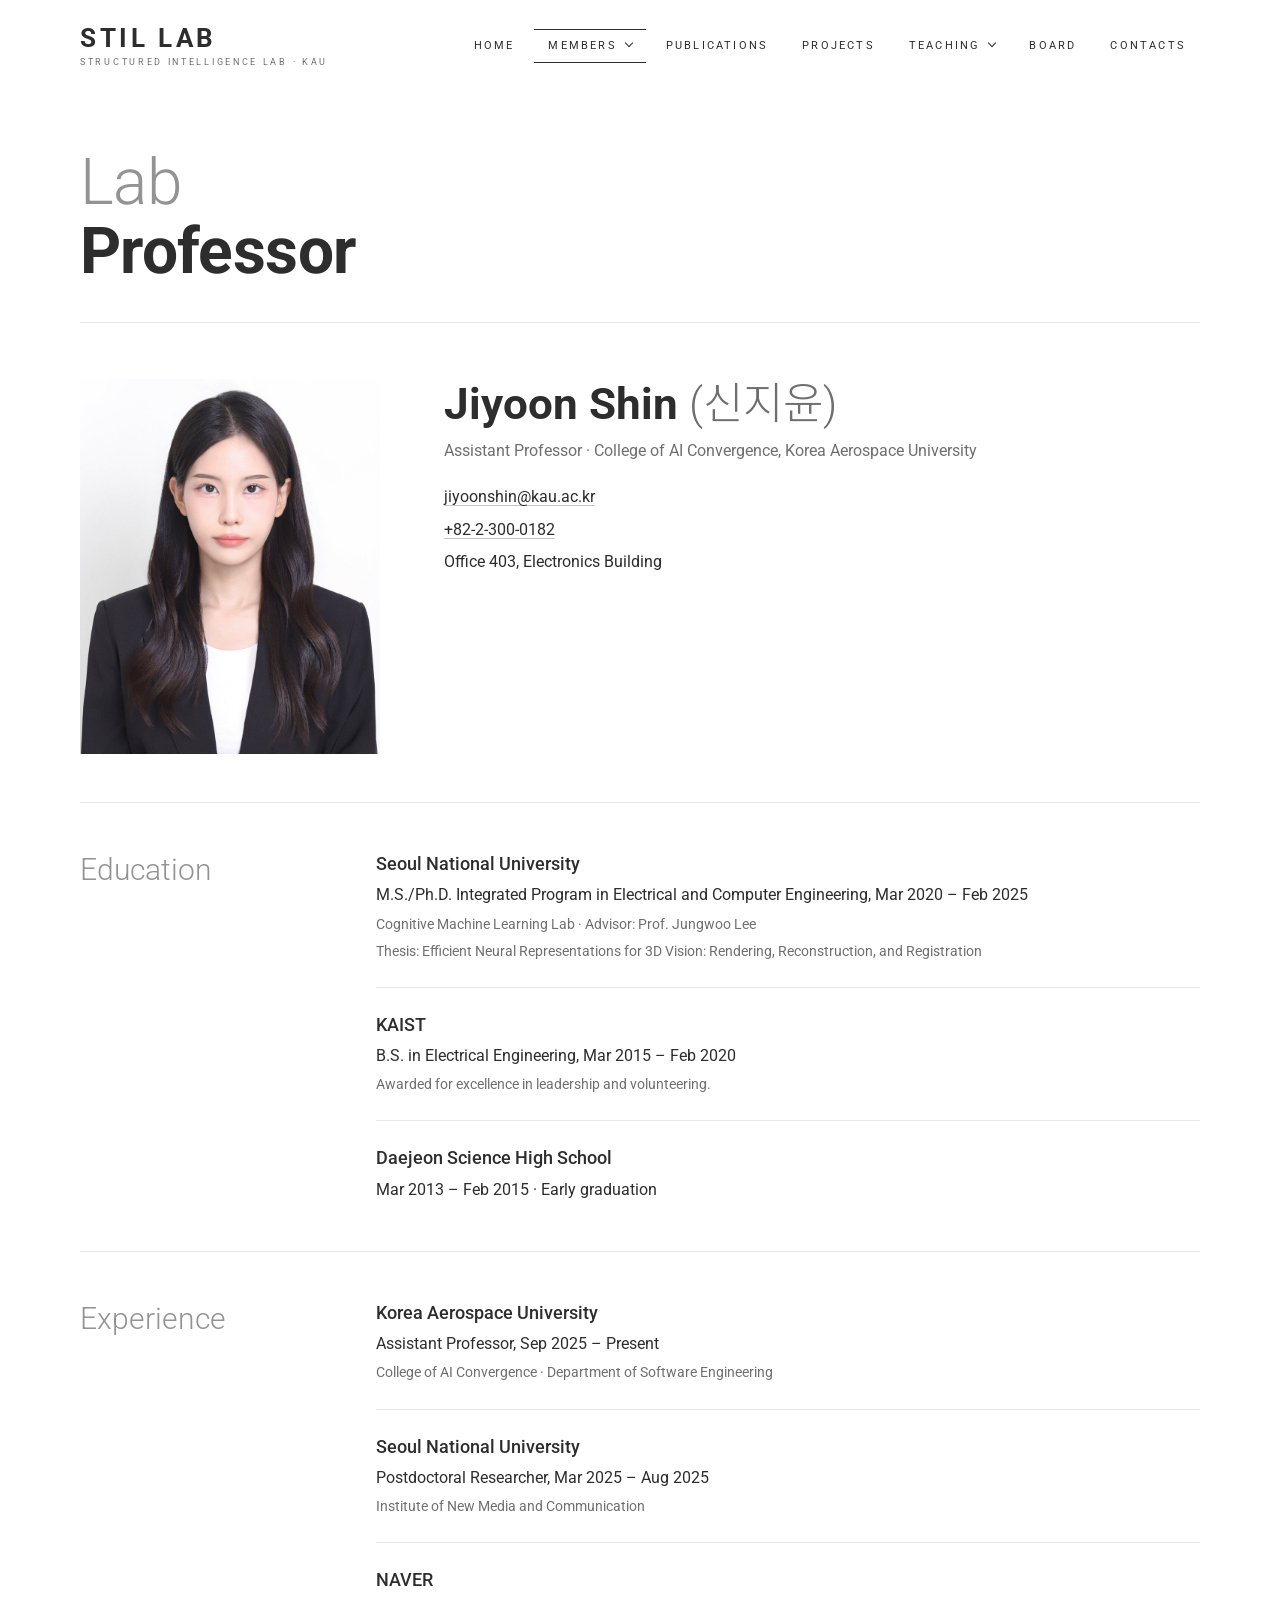
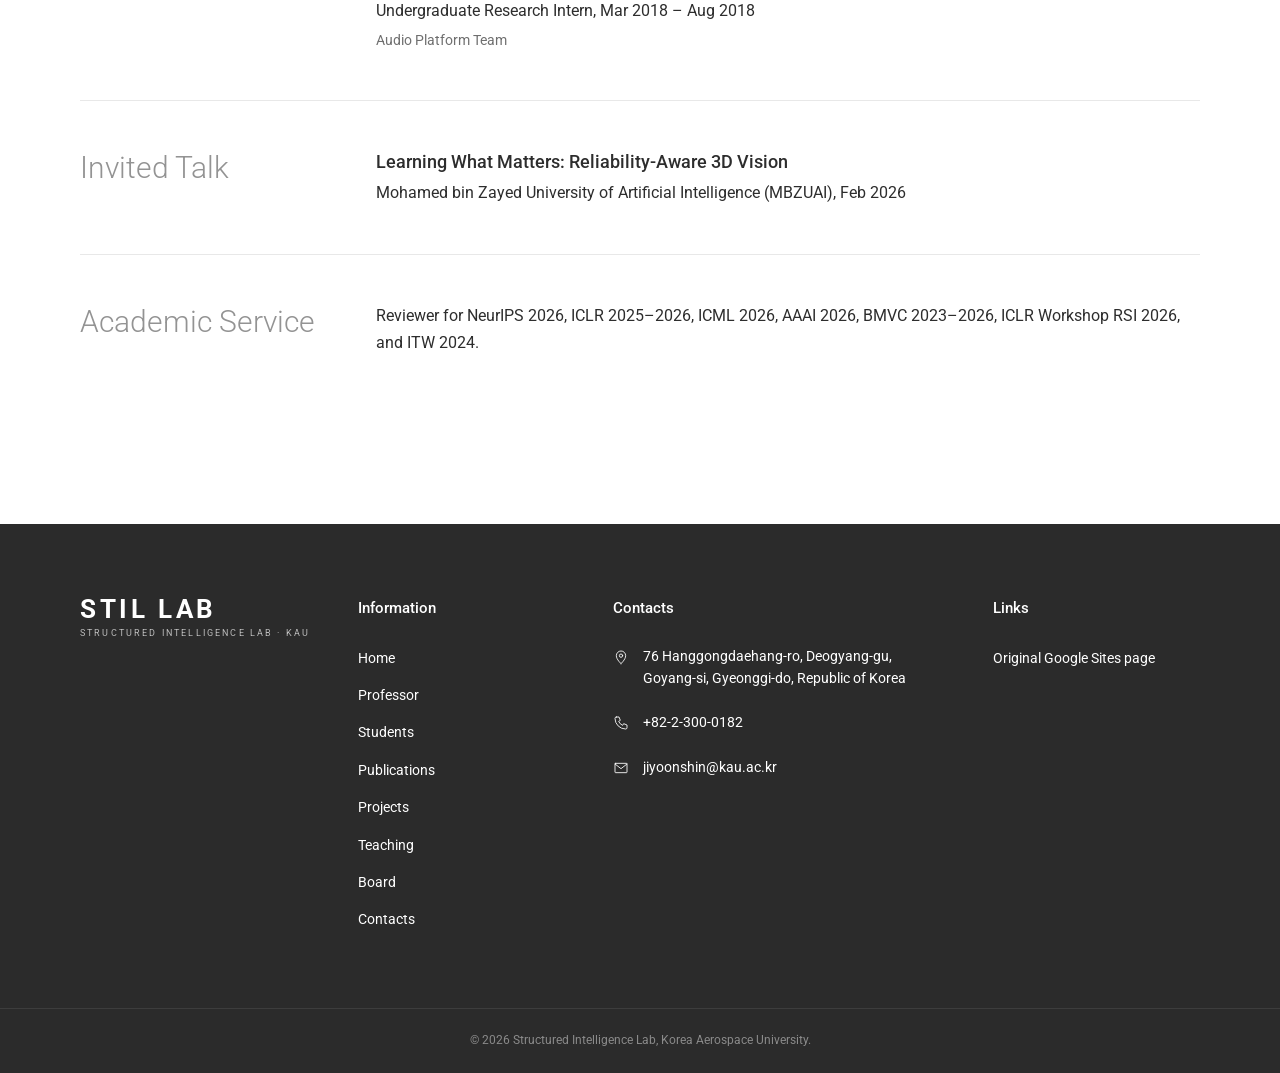
<file: professor/index.html>
<!doctype html>
<html lang="en">
<head>
  <meta charset="utf-8">
  <meta name="viewport" content="width=device-width, initial-scale=1">
  <meta name="description" content="Structured Intelligence Lab at Korea Aerospace University">
  <title>Professor | STIL Lab</title>
  <link rel="preconnect" href="https://fonts.googleapis.com">
  <link rel="preconnect" href="https://fonts.gstatic.com" crossorigin>
  <link href="https://fonts.googleapis.com/css2?family=Noto+Sans+KR:wght@300;400;500;700&family=Roboto:wght@300;400;500;700&display=swap" rel="stylesheet">
  <link rel="stylesheet" href="../assets/style.css">
  <link rel="icon" href="data:image/svg+xml,%3Csvg xmlns='http://www.w3.org/2000/svg' viewBox='0 0 64 64'%3E%3Crect width='64' height='64' fill='%231f4b7a'/%3E%3Ctext x='32' y='40' text-anchor='middle' font-family='Arial' font-size='25' font-weight='700' fill='white'%3EST%3C/text%3E%3C/svg%3E">
</head>
<body>
  <header class="site-header">
    <div class="header-inner">
      <a class="brand" href="../">STIL Lab<small>Structured Intelligence Lab · KAU</small></a>
      <button class="menu-button" type="button" aria-expanded="false" aria-controls="site-nav">Menu</button>
      <nav class="site-nav" id="site-nav" aria-label="Primary navigation">
        <a href="../">Home</a>
        <details class="nav-dropdown active">
          <summary>Members</summary>
          <div class="dropdown-menu">
            <a href="../professor/">Professor</a>
            <a href="../students/">Students</a>
          </div>
        </details>
        <a href="../publications/">Publications</a>
        <a href="../projects/">Projects</a>
        <details class="nav-dropdown">
          <summary>Teaching</summary>
          <div class="dropdown-menu">
            <a href="../teaching/">Course List</a>
            <a href="../course-machine-learning/">2AI4203 Machine Learning</a>
          </div>
        </details>
        <a href="../board/">Board</a>
        <a href="../contacts/">Contacts</a>
      </nav>
    </div>
  </header>
  <main>
    <div class="page-heading">
      <h1><span class="t-light">Lab</span> <span class="t-bold">Professor</span></h1>
    </div>

    <section class="content-section profile-summary">
      <img class="profile-photo" src="../assets/images/members/jiyoon-shin.jpg" alt="Professor Jiyoon Shin">
      <div>
        <h2 class="profile-name">Jiyoon Shin <span class="text-muted">(신지윤)</span></h2>
        <p class="profile-meta">Assistant Professor · College of AI Convergence, Korea Aerospace University</p>
        <ul class="profile-contact">
          <li><a href="mailto:jiyoonshin@kau.ac.kr">jiyoonshin@kau.ac.kr</a></li>
          <li><a href="tel:+8223000182">+82-2-300-0182</a></li>
          <li>Office 403, Electronics Building</li>
        </ul>
      </div>
    </section>

    <section class="content-section section-grid">
      <div><h2>Education</h2></div>
      <ul class="entry-list">
        <li class="entry"><h3>Seoul National University</h3><p>M.S./Ph.D. Integrated Program in Electrical and Computer Engineering, Mar 2020 – Feb 2025</p><p class="text-muted small">Cognitive Machine Learning Lab · Advisor: Prof. Jungwoo Lee</p><p class="text-muted small">Thesis: Efficient Neural Representations for 3D Vision: Rendering, Reconstruction, and Registration</p></li>
        <li class="entry"><h3>KAIST</h3><p>B.S. in Electrical Engineering, Mar 2015 – Feb 2020</p><p class="text-muted small">Awarded for excellence in leadership and volunteering.</p></li>
        <li class="entry"><h3>Daejeon Science High School</h3><p>Mar 2013 – Feb 2015 · Early graduation</p></li>
      </ul>
    </section>

    <section class="content-section section-grid">
      <div><h2>Experience</h2></div>
      <ul class="entry-list">
        <li class="entry"><h3>Korea Aerospace University</h3><p>Assistant Professor, Sep 2025 – Present</p><p class="text-muted small">College of AI Convergence · Department of Software Engineering</p></li>
        <li class="entry"><h3>Seoul National University</h3><p>Postdoctoral Researcher, Mar 2025 – Aug 2025</p><p class="text-muted small">Institute of New Media and Communication</p></li>
        <li class="entry"><h3>NAVER</h3><p>Undergraduate Research Intern, Mar 2018 – Aug 2018</p><p class="text-muted small">Audio Platform Team</p></li>
      </ul>
    </section>

    <section class="content-section section-grid">
      <div><h2>Invited Talk</h2></div>
      <div class="entry"><h3>Learning What Matters: Reliability-Aware 3D Vision</h3><p>Mohamed bin Zayed University of Artificial Intelligence (MBZUAI), Feb 2026</p></div>
    </section>

    <section class="content-section section-grid">
      <div><h2>Academic Service</h2></div>
      <div><p>Reviewer for NeurIPS 2026, ICLR 2025–2026, ICML 2026, AAAI 2026, BMVC 2023–2026, ICLR Workshop RSI 2026, and ITW 2024.</p></div>
    </section>
  </main>
  <footer class="site-footer">
    <div class="footer-inner">
      <div><a class="brand brand-light" href="../">STIL Lab<small>Structured Intelligence Lab · KAU</small></a></div>
      <div>
        <h4>Information</h4>
        <ul>
          <li><a href="../">Home</a></li>
          <li><a href="../professor/">Professor</a></li>
          <li><a href="../students/">Students</a></li>
          <li><a href="../publications/">Publications</a></li>
          <li><a href="../projects/">Projects</a></li>
          <li><a href="../teaching/">Teaching</a></li>
          <li><a href="../board/">Board</a></li>
          <li><a href="../contacts/">Contacts</a></li>
        </ul>
      </div>
      <div class="footer-contact">
        <h4>Contacts</h4>
        <div><svg viewBox="0 0 24 24" aria-hidden="true"><path d="M12 22s7-6.2 7-12a7 7 0 1 0-14 0c0 5.8 7 12 7 12z"/><circle cx="12" cy="10" r="2.5"/></svg><span>76 Hanggongdaehang-ro, Deogyang-gu, Goyang-si, Gyeonggi-do, Republic of Korea</span></div>
        <div><svg viewBox="0 0 24 24" aria-hidden="true"><path d="M5 3h4l2 5-2.5 1.5a11 11 0 0 0 6 6L16 13l5 2v4a2 2 0 0 1-2 2A16 16 0 0 1 3 5a2 2 0 0 1 2-2z"/></svg><a href="tel:+8223000182">+82-2-300-0182</a></div>
        <div><svg viewBox="0 0 24 24" aria-hidden="true"><rect x="3" y="5" width="18" height="14" rx="1"/><path d="M3 6l9 7 9-7"/></svg><a href="mailto:jiyoonshin@kau.ac.kr">jiyoonshin@kau.ac.kr</a></div>
      </div>
      <div>
        <h4>Links</h4>
        <ul>
          <li><a href="https://sites.google.com/view/stil-lab" target="_blank" rel="noreferrer">Original Google Sites page</a></li>
        </ul>
      </div>
    </div>
    <div class="footer-copy">© 2026 Structured Intelligence Lab, Korea Aerospace University.</div>
  </footer>
  <script src="../assets/main.js"></script>
</body>
</html>
</file>
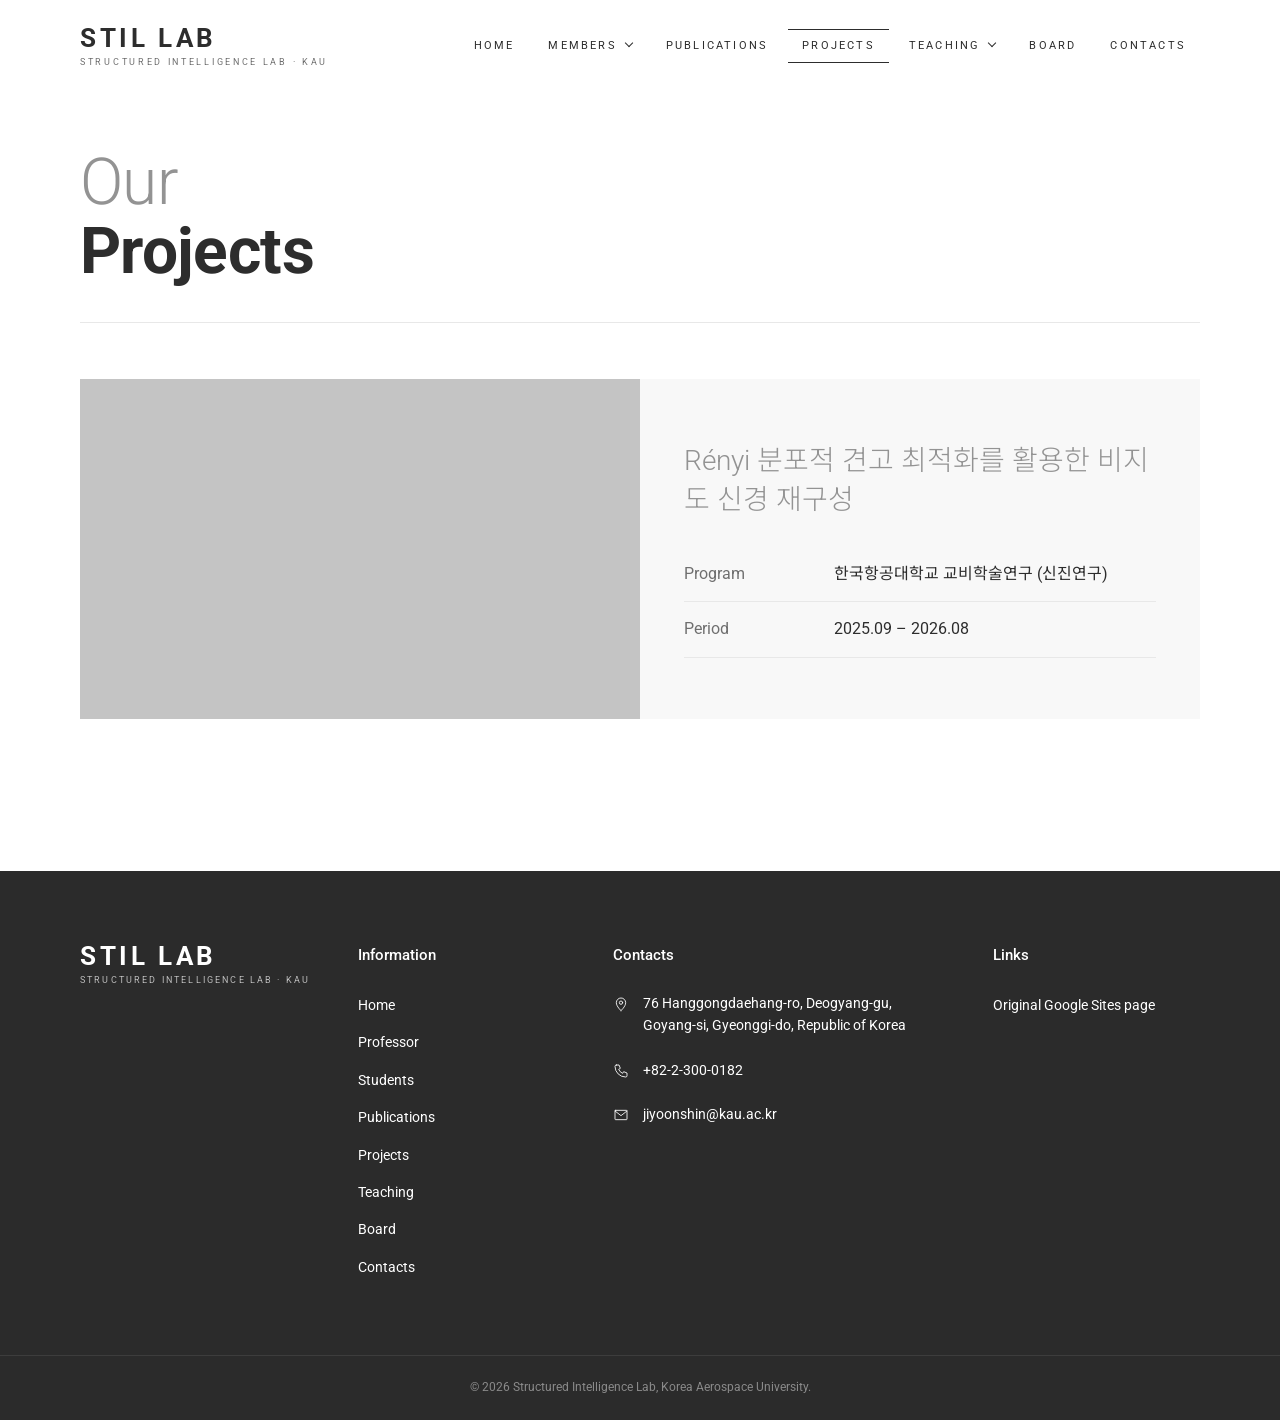
<file: projects/index.html>
<!doctype html>
<html lang="en">
<head>
  <meta charset="utf-8">
  <meta name="viewport" content="width=device-width, initial-scale=1">
  <meta name="description" content="Structured Intelligence Lab at Korea Aerospace University">
  <title>Projects | STIL Lab</title>
  <link rel="preconnect" href="https://fonts.googleapis.com">
  <link rel="preconnect" href="https://fonts.gstatic.com" crossorigin>
  <link href="https://fonts.googleapis.com/css2?family=Noto+Sans+KR:wght@300;400;500;700&family=Roboto:wght@300;400;500;700&display=swap" rel="stylesheet">
  <link rel="stylesheet" href="../assets/style.css">
  <link rel="icon" href="data:image/svg+xml,%3Csvg xmlns='http://www.w3.org/2000/svg' viewBox='0 0 64 64'%3E%3Crect width='64' height='64' fill='%231f4b7a'/%3E%3Ctext x='32' y='40' text-anchor='middle' font-family='Arial' font-size='25' font-weight='700' fill='white'%3EST%3C/text%3E%3C/svg%3E">
</head>
<body>
  <header class="site-header">
    <div class="header-inner">
      <a class="brand" href="../">STIL Lab<small>Structured Intelligence Lab · KAU</small></a>
      <button class="menu-button" type="button" aria-expanded="false" aria-controls="site-nav">Menu</button>
      <nav class="site-nav" id="site-nav" aria-label="Primary navigation">
        <a href="../">Home</a>
        <details class="nav-dropdown">
          <summary>Members</summary>
          <div class="dropdown-menu">
            <a href="../professor/">Professor</a>
            <a href="../students/">Students</a>
          </div>
        </details>
        <a href="../publications/">Publications</a>
        <a href="../projects/" aria-current="page">Projects</a>
        <details class="nav-dropdown">
          <summary>Teaching</summary>
          <div class="dropdown-menu">
            <a href="../teaching/">Course List</a>
            <a href="../course-machine-learning/">2AI4203 Machine Learning</a>
          </div>
        </details>
        <a href="../board/">Board</a>
        <a href="../contacts/">Contacts</a>
      </nav>
    </div>
  </header>
  <main>
    <div class="page-heading">
      <h1><span class="t-light">Our</span> <span class="t-bold">Projects</span></h1>
    </div>
    <section class="content-section">
      <article class="project-card">
        <div class="ph ph-project" role="img" aria-label="Project image placeholder"></div>
        <div class="project-body">
        <h2>Rényi 분포적 견고 최적화를 활용한 비지도 신경 재구성</h2>
        <table class="meta-table" aria-label="Project information">
          <tbody>
            <tr><th>Program</th><td>한국항공대학교 교비학술연구 (신진연구)</td></tr>
            <tr><th>Period</th><td>2025.09 – 2026.08</td></tr>
          </tbody>
        </table>
        </div>
      </article>
    </section>
  </main>
  <footer class="site-footer">
    <div class="footer-inner">
      <div><a class="brand brand-light" href="../">STIL Lab<small>Structured Intelligence Lab · KAU</small></a></div>
      <div>
        <h4>Information</h4>
        <ul>
          <li><a href="../">Home</a></li>
          <li><a href="../professor/">Professor</a></li>
          <li><a href="../students/">Students</a></li>
          <li><a href="../publications/">Publications</a></li>
          <li><a href="../projects/">Projects</a></li>
          <li><a href="../teaching/">Teaching</a></li>
          <li><a href="../board/">Board</a></li>
          <li><a href="../contacts/">Contacts</a></li>
        </ul>
      </div>
      <div class="footer-contact">
        <h4>Contacts</h4>
        <div><svg viewBox="0 0 24 24" aria-hidden="true"><path d="M12 22s7-6.2 7-12a7 7 0 1 0-14 0c0 5.8 7 12 7 12z"/><circle cx="12" cy="10" r="2.5"/></svg><span>76 Hanggongdaehang-ro, Deogyang-gu, Goyang-si, Gyeonggi-do, Republic of Korea</span></div>
        <div><svg viewBox="0 0 24 24" aria-hidden="true"><path d="M5 3h4l2 5-2.5 1.5a11 11 0 0 0 6 6L16 13l5 2v4a2 2 0 0 1-2 2A16 16 0 0 1 3 5a2 2 0 0 1 2-2z"/></svg><a href="tel:+8223000182">+82-2-300-0182</a></div>
        <div><svg viewBox="0 0 24 24" aria-hidden="true"><rect x="3" y="5" width="18" height="14" rx="1"/><path d="M3 6l9 7 9-7"/></svg><a href="mailto:jiyoonshin@kau.ac.kr">jiyoonshin@kau.ac.kr</a></div>
      </div>
      <div>
        <h4>Links</h4>
        <ul>
          <li><a href="https://sites.google.com/view/stil-lab" target="_blank" rel="noreferrer">Original Google Sites page</a></li>
        </ul>
      </div>
    </div>
    <div class="footer-copy">© 2026 Structured Intelligence Lab, Korea Aerospace University.</div>
  </footer>
  <script src="../assets/main.js"></script>
</body>
</html>
</file>
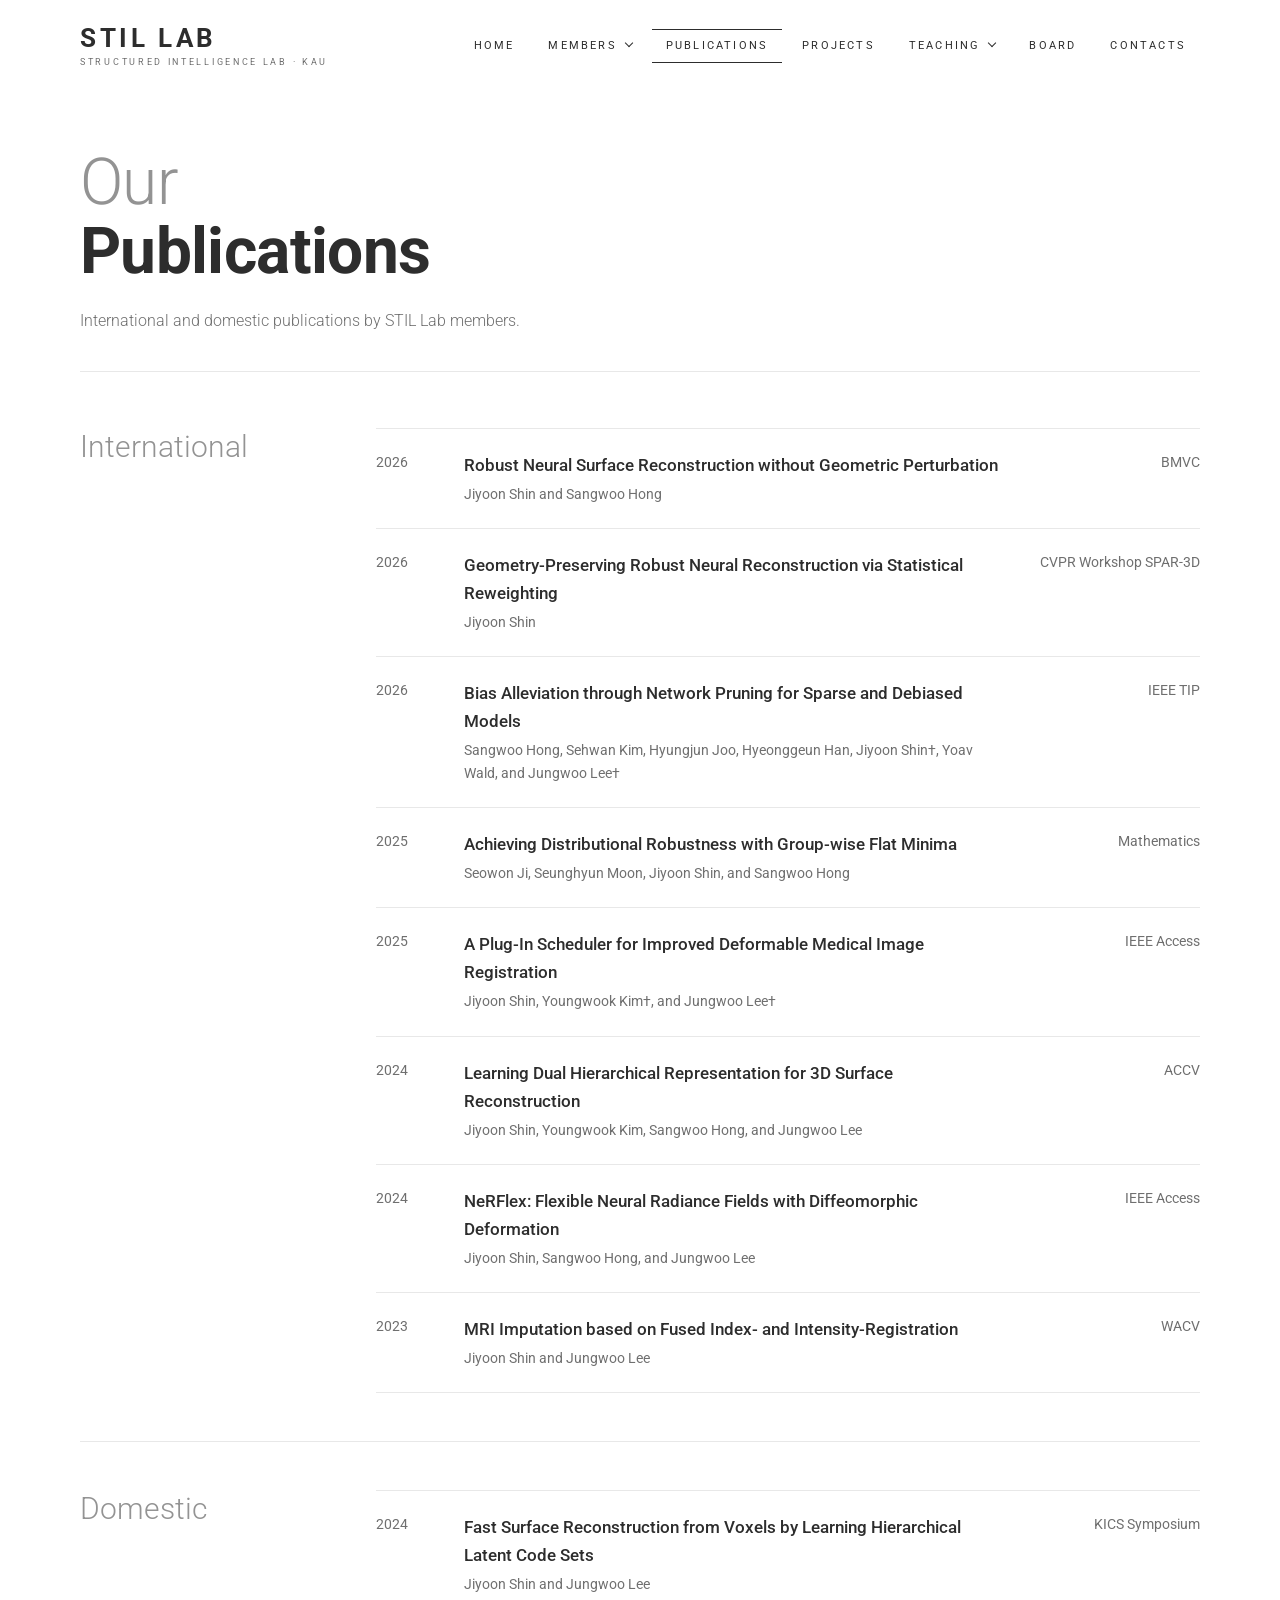
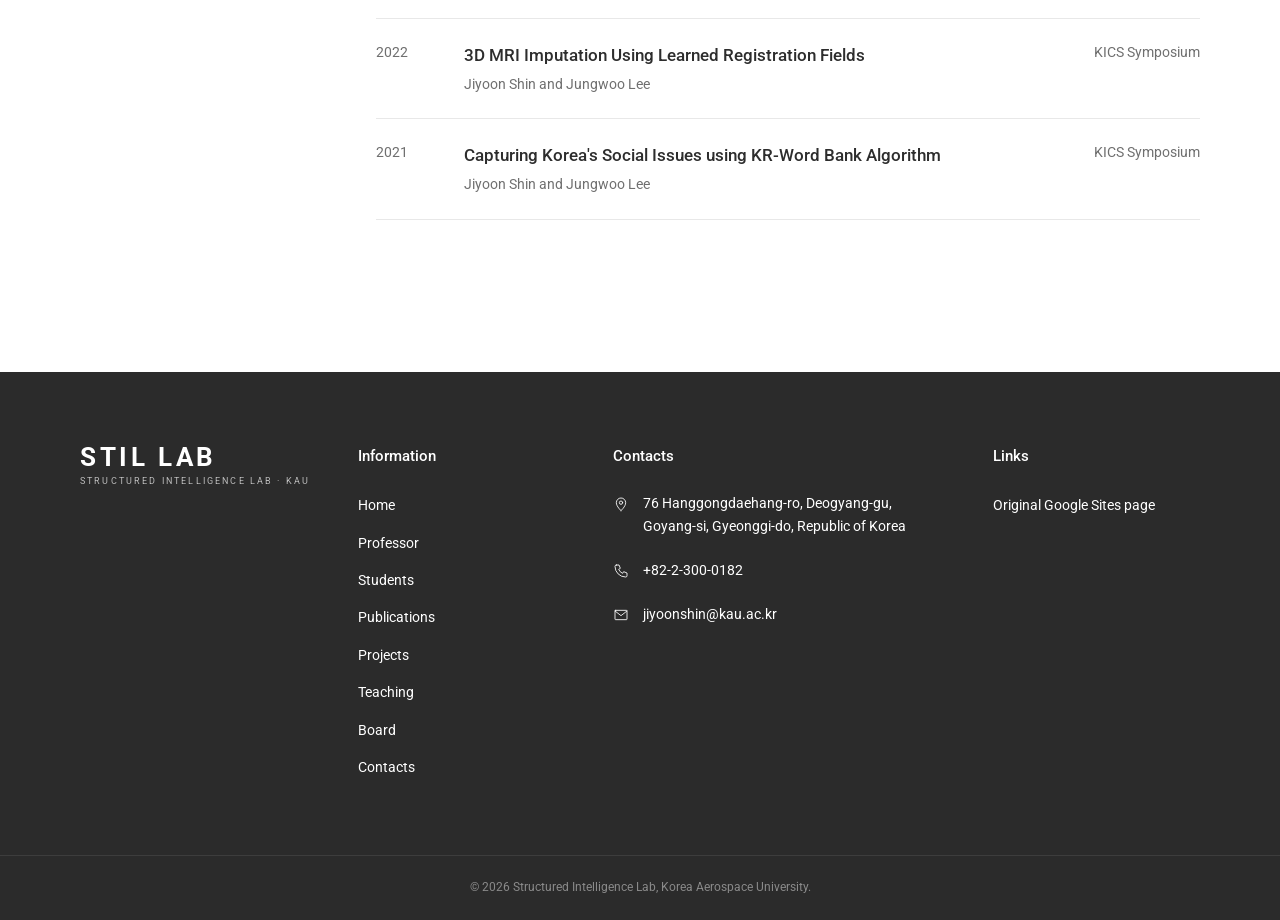
<file: publications/index.html>
<!doctype html>
<html lang="en">
<head>
  <meta charset="utf-8">
  <meta name="viewport" content="width=device-width, initial-scale=1">
  <meta name="description" content="Structured Intelligence Lab at Korea Aerospace University">
  <title>Publications | STIL Lab</title>
  <link rel="preconnect" href="https://fonts.googleapis.com">
  <link rel="preconnect" href="https://fonts.gstatic.com" crossorigin>
  <link href="https://fonts.googleapis.com/css2?family=Noto+Sans+KR:wght@300;400;500;700&family=Roboto:wght@300;400;500;700&display=swap" rel="stylesheet">
  <link rel="stylesheet" href="../assets/style.css">
  <link rel="icon" href="data:image/svg+xml,%3Csvg xmlns='http://www.w3.org/2000/svg' viewBox='0 0 64 64'%3E%3Crect width='64' height='64' fill='%231f4b7a'/%3E%3Ctext x='32' y='40' text-anchor='middle' font-family='Arial' font-size='25' font-weight='700' fill='white'%3EST%3C/text%3E%3C/svg%3E">
</head>
<body>
  <header class="site-header">
    <div class="header-inner">
      <a class="brand" href="../">STIL Lab<small>Structured Intelligence Lab · KAU</small></a>
      <button class="menu-button" type="button" aria-expanded="false" aria-controls="site-nav">Menu</button>
      <nav class="site-nav" id="site-nav" aria-label="Primary navigation">
        <a href="../">Home</a>
        <details class="nav-dropdown">
          <summary>Members</summary>
          <div class="dropdown-menu">
            <a href="../professor/">Professor</a>
            <a href="../students/">Students</a>
          </div>
        </details>
        <a href="../publications/" aria-current="page">Publications</a>
        <a href="../projects/">Projects</a>
        <details class="nav-dropdown">
          <summary>Teaching</summary>
          <div class="dropdown-menu">
            <a href="../teaching/">Course List</a>
            <a href="../course-machine-learning/">2AI4203 Machine Learning</a>
          </div>
        </details>
        <a href="../board/">Board</a>
        <a href="../contacts/">Contacts</a>
      </nav>
    </div>
  </header>
  <main>
    <div class="page-heading">
      <h1><span class="t-light">Our</span> <span class="t-bold">Publications</span></h1>
      <p>International and domestic publications by STIL Lab members.</p>
    </div>

    <section class="content-section section-grid">
      <div><h2>International</h2></div>
      <ol class="publication-list">
        <li class="publication-item"><span class="pub-year">2026</span><div><p class="pub-title">Robust Neural Surface Reconstruction without Geometric Perturbation</p><p class="pub-authors">Jiyoon Shin and Sangwoo Hong</p></div><span class="pub-venue">BMVC</span></li>
        <li class="publication-item"><span class="pub-year">2026</span><div><p class="pub-title">Geometry-Preserving Robust Neural Reconstruction via Statistical Reweighting</p><p class="pub-authors">Jiyoon Shin</p></div><span class="pub-venue">CVPR Workshop SPAR-3D</span></li>
        <li class="publication-item"><span class="pub-year">2026</span><div><p class="pub-title">Bias Alleviation through Network Pruning for Sparse and Debiased Models</p><p class="pub-authors">Sangwoo Hong, Sehwan Kim, Hyungjun Joo, Hyeonggeun Han, Jiyoon Shin†, Yoav Wald, and Jungwoo Lee†</p></div><span class="pub-venue">IEEE TIP</span></li>
        <li class="publication-item"><span class="pub-year">2025</span><div><p class="pub-title">Achieving Distributional Robustness with Group-wise Flat Minima</p><p class="pub-authors">Seowon Ji, Seunghyun Moon, Jiyoon Shin, and Sangwoo Hong</p></div><span class="pub-venue">Mathematics</span></li>
        <li class="publication-item"><span class="pub-year">2025</span><div><p class="pub-title">A Plug-In Scheduler for Improved Deformable Medical Image Registration</p><p class="pub-authors">Jiyoon Shin, Youngwook Kim†, and Jungwoo Lee†</p></div><span class="pub-venue">IEEE Access</span></li>
        <li class="publication-item"><span class="pub-year">2024</span><div><p class="pub-title">Learning Dual Hierarchical Representation for 3D Surface Reconstruction</p><p class="pub-authors">Jiyoon Shin, Youngwook Kim, Sangwoo Hong, and Jungwoo Lee</p></div><span class="pub-venue">ACCV</span></li>
        <li class="publication-item"><span class="pub-year">2024</span><div><p class="pub-title">NeRFlex: Flexible Neural Radiance Fields with Diffeomorphic Deformation</p><p class="pub-authors">Jiyoon Shin, Sangwoo Hong, and Jungwoo Lee</p></div><span class="pub-venue">IEEE Access</span></li>
        <li class="publication-item"><span class="pub-year">2023</span><div><p class="pub-title">MRI Imputation based on Fused Index- and Intensity-Registration</p><p class="pub-authors">Jiyoon Shin and Jungwoo Lee</p></div><span class="pub-venue">WACV</span></li>
      </ol>
    </section>

    <section class="content-section section-grid">
      <div><h2>Domestic</h2></div>
      <ol class="publication-list">
        <li class="publication-item"><span class="pub-year">2024</span><div><p class="pub-title">Fast Surface Reconstruction from Voxels by Learning Hierarchical Latent Code Sets</p><p class="pub-authors">Jiyoon Shin and Jungwoo Lee</p></div><span class="pub-venue">KICS Symposium</span></li>
        <li class="publication-item"><span class="pub-year">2022</span><div><p class="pub-title">3D MRI Imputation Using Learned Registration Fields</p><p class="pub-authors">Jiyoon Shin and Jungwoo Lee</p></div><span class="pub-venue">KICS Symposium</span></li>
        <li class="publication-item"><span class="pub-year">2021</span><div><p class="pub-title">Capturing Korea's Social Issues using KR-Word Bank Algorithm</p><p class="pub-authors">Jiyoon Shin and Jungwoo Lee</p></div><span class="pub-venue">KICS Symposium</span></li>
      </ol>
    </section>
  </main>
  <footer class="site-footer">
    <div class="footer-inner">
      <div><a class="brand brand-light" href="../">STIL Lab<small>Structured Intelligence Lab · KAU</small></a></div>
      <div>
        <h4>Information</h4>
        <ul>
          <li><a href="../">Home</a></li>
          <li><a href="../professor/">Professor</a></li>
          <li><a href="../students/">Students</a></li>
          <li><a href="../publications/">Publications</a></li>
          <li><a href="../projects/">Projects</a></li>
          <li><a href="../teaching/">Teaching</a></li>
          <li><a href="../board/">Board</a></li>
          <li><a href="../contacts/">Contacts</a></li>
        </ul>
      </div>
      <div class="footer-contact">
        <h4>Contacts</h4>
        <div><svg viewBox="0 0 24 24" aria-hidden="true"><path d="M12 22s7-6.2 7-12a7 7 0 1 0-14 0c0 5.8 7 12 7 12z"/><circle cx="12" cy="10" r="2.5"/></svg><span>76 Hanggongdaehang-ro, Deogyang-gu, Goyang-si, Gyeonggi-do, Republic of Korea</span></div>
        <div><svg viewBox="0 0 24 24" aria-hidden="true"><path d="M5 3h4l2 5-2.5 1.5a11 11 0 0 0 6 6L16 13l5 2v4a2 2 0 0 1-2 2A16 16 0 0 1 3 5a2 2 0 0 1 2-2z"/></svg><a href="tel:+8223000182">+82-2-300-0182</a></div>
        <div><svg viewBox="0 0 24 24" aria-hidden="true"><rect x="3" y="5" width="18" height="14" rx="1"/><path d="M3 6l9 7 9-7"/></svg><a href="mailto:jiyoonshin@kau.ac.kr">jiyoonshin@kau.ac.kr</a></div>
      </div>
      <div>
        <h4>Links</h4>
        <ul>
          <li><a href="https://sites.google.com/view/stil-lab" target="_blank" rel="noreferrer">Original Google Sites page</a></li>
        </ul>
      </div>
    </div>
    <div class="footer-copy">© 2026 Structured Intelligence Lab, Korea Aerospace University.</div>
  </footer>
  <script src="../assets/main.js"></script>
</body>
</html>
</file>
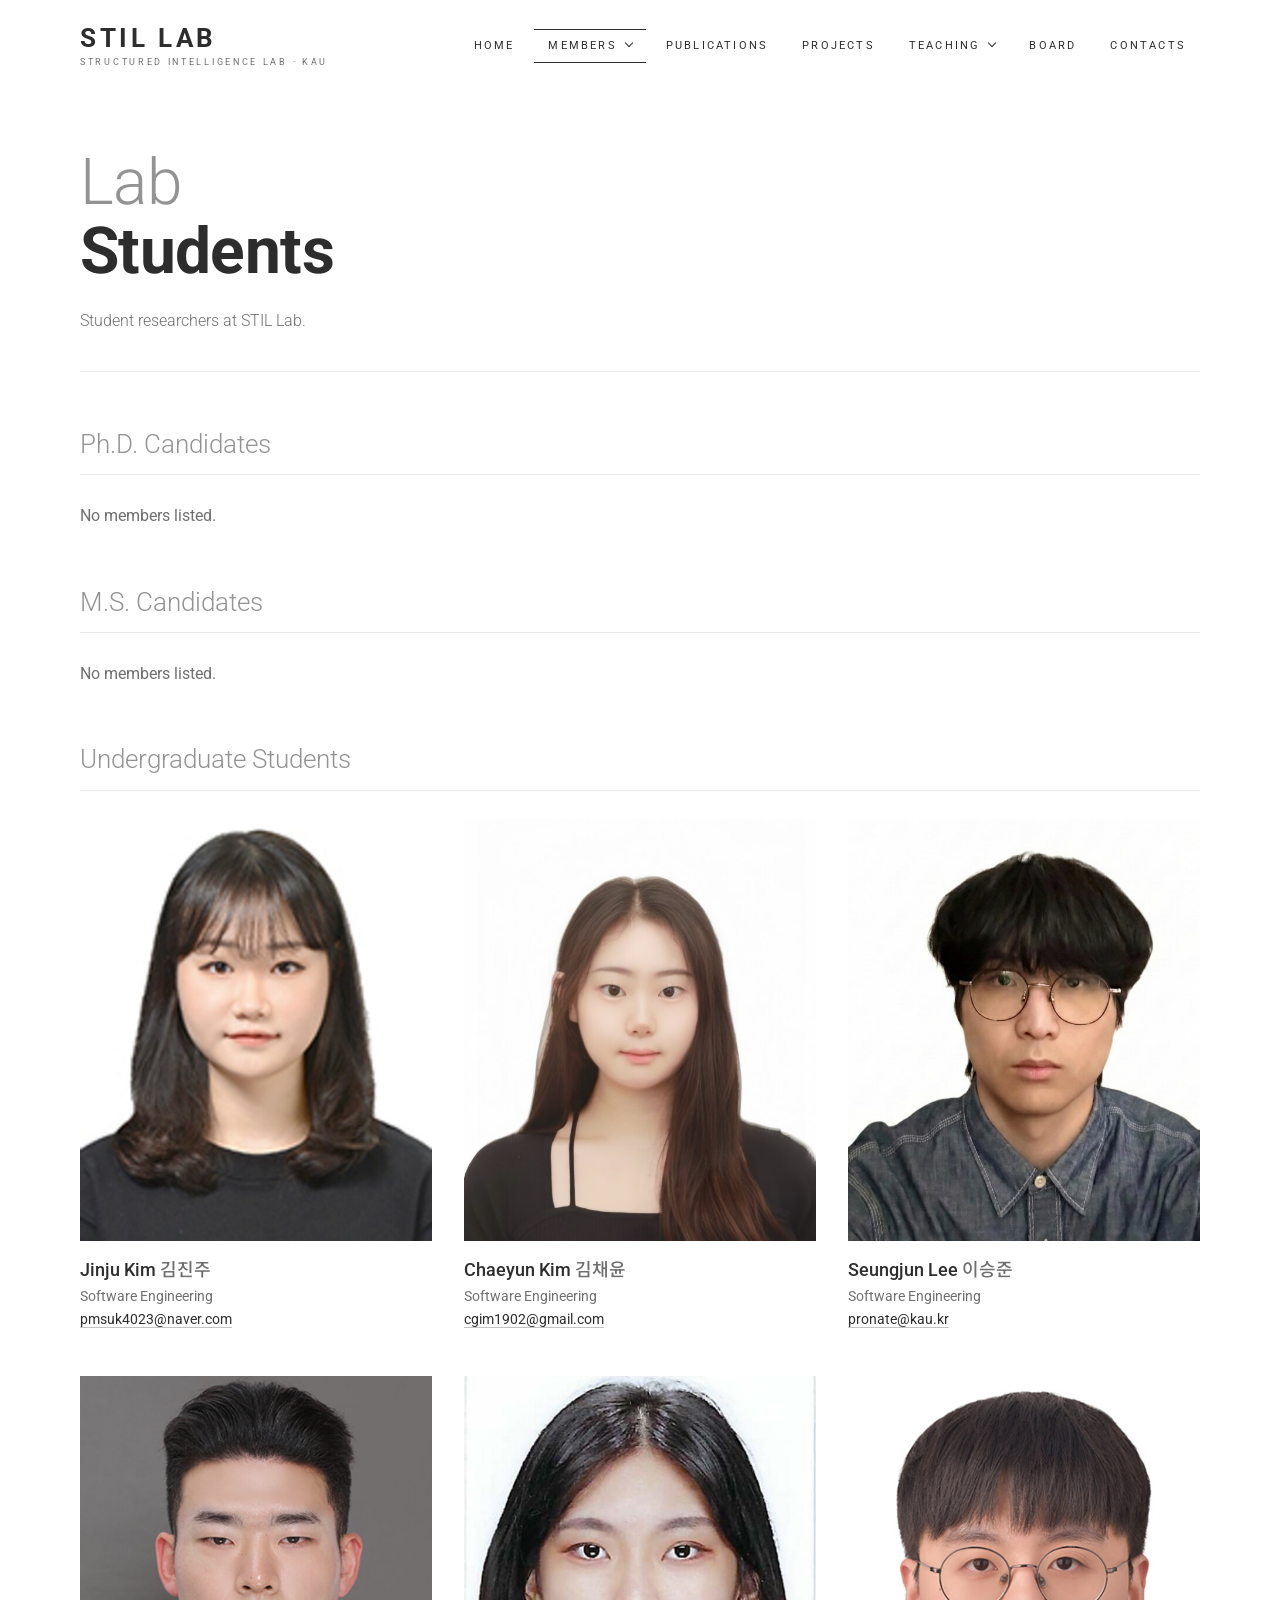
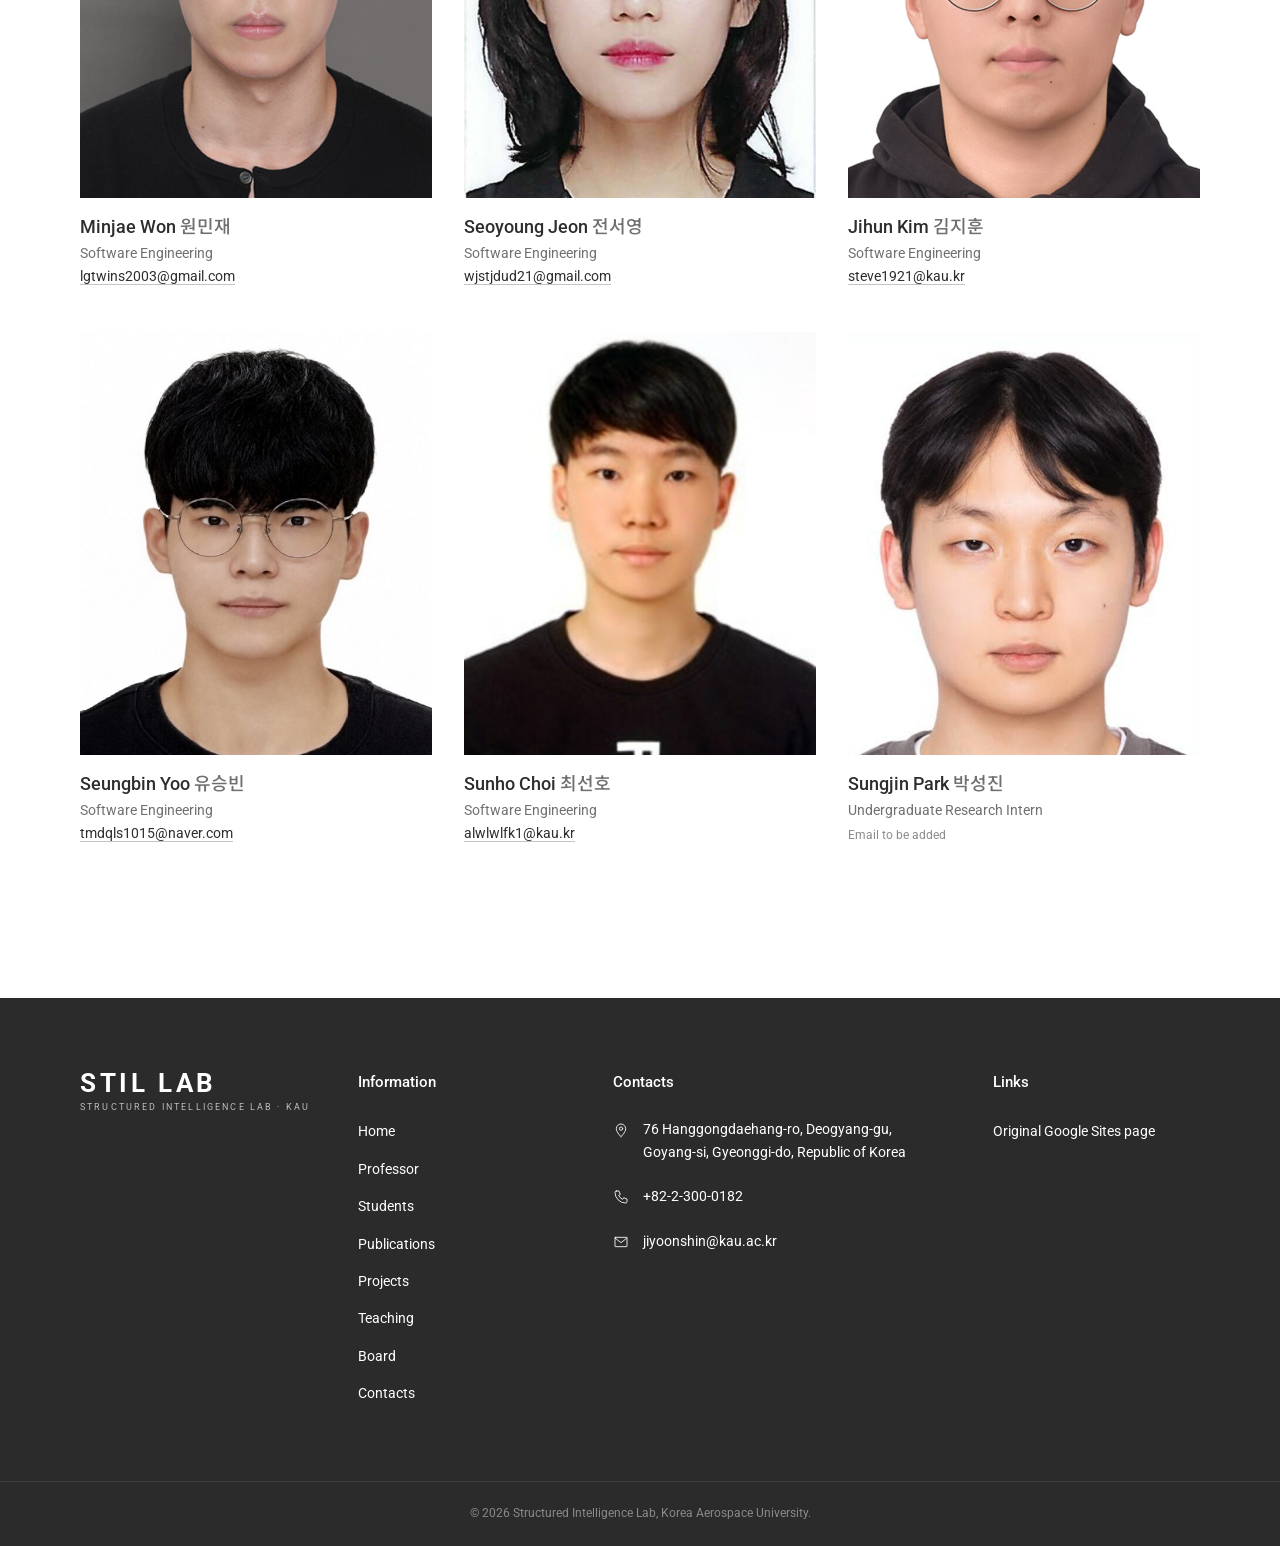
<file: students/index.html>
<!doctype html>
<html lang="en">
<head>
  <meta charset="utf-8">
  <meta name="viewport" content="width=device-width, initial-scale=1">
  <meta name="description" content="Structured Intelligence Lab at Korea Aerospace University">
  <title>Students | STIL Lab</title>
  <link rel="preconnect" href="https://fonts.googleapis.com">
  <link rel="preconnect" href="https://fonts.gstatic.com" crossorigin>
  <link href="https://fonts.googleapis.com/css2?family=Noto+Sans+KR:wght@300;400;500;700&family=Roboto:wght@300;400;500;700&display=swap" rel="stylesheet">
  <link rel="stylesheet" href="../assets/style.css">
  <link rel="icon" href="data:image/svg+xml,%3Csvg xmlns='http://www.w3.org/2000/svg' viewBox='0 0 64 64'%3E%3Crect width='64' height='64' fill='%231f4b7a'/%3E%3Ctext x='32' y='40' text-anchor='middle' font-family='Arial' font-size='25' font-weight='700' fill='white'%3EST%3C/text%3E%3C/svg%3E">
</head>
<body>
  <header class="site-header">
    <div class="header-inner">
      <a class="brand" href="../">STIL Lab<small>Structured Intelligence Lab · KAU</small></a>
      <button class="menu-button" type="button" aria-expanded="false" aria-controls="site-nav">Menu</button>
      <nav class="site-nav" id="site-nav" aria-label="Primary navigation">
        <a href="../">Home</a>
        <details class="nav-dropdown active">
          <summary>Members</summary>
          <div class="dropdown-menu">
            <a href="../professor/">Professor</a>
            <a href="../students/">Students</a>
          </div>
        </details>
        <a href="../publications/">Publications</a>
        <a href="../projects/">Projects</a>
        <details class="nav-dropdown">
          <summary>Teaching</summary>
          <div class="dropdown-menu">
            <a href="../teaching/">Course List</a>
            <a href="../course-machine-learning/">2AI4203 Machine Learning</a>
          </div>
        </details>
        <a href="../board/">Board</a>
        <a href="../contacts/">Contacts</a>
      </nav>
    </div>
  </header>
  <main>
    <div class="page-heading">
      <h1><span class="t-light">Lab</span> <span class="t-bold">Students</span></h1>
      <p>Student researchers at STIL Lab.</p>
    </div>

    <section class="content-section" id="student-groups" aria-live="polite">
      <div class="student-group">
        <h2 class="student-group-title">Ph.D. Candidates</h2>
        <p class="text-muted">No members listed.</p>
      </div>
      <div class="student-group">
        <h2 class="student-group-title">M.S. Candidates</h2>
        <p class="text-muted">No members listed.</p>
      </div>
      <div class="student-group">
        <h2 class="student-group-title">Undergraduate Students</h2>
        <div class="student-list">
          <article class="student-card"><img class="student-photo" src="../assets/images/members/jinju-kim.jpg" alt="Jinju Kim"><div class="student-info"><h3>Jinju Kim <span class="text-muted">김진주</span></h3><p>Software Engineering</p><p><a href="mailto:pmsuk4023@naver.com">pmsuk4023@naver.com</a></p></div></article>
          <article class="student-card"><img class="student-photo" src="../assets/images/members/chaeyun-kim.jpg" alt="Chaeyun Kim"><div class="student-info"><h3>Chaeyun Kim <span class="text-muted">김채윤</span></h3><p>Software Engineering</p><p><a href="mailto:cgim1902@gmail.com">cgim1902@gmail.com</a></p></div></article>
          <article class="student-card"><img class="student-photo" src="../assets/images/members/seungjun-lee.jpg" alt="Seungjun Lee"><div class="student-info"><h3>Seungjun Lee <span class="text-muted">이승준</span></h3><p>Software Engineering</p><p><a href="mailto:pronate@kau.kr">pronate@kau.kr</a></p></div></article>
          <article class="student-card"><img class="student-photo" src="../assets/images/members/minjae-won.jpg" alt="Minjae Won"><div class="student-info"><h3>Minjae Won <span class="text-muted">원민재</span></h3><p>Software Engineering</p><p><a href="mailto:lgtwins2003@gmail.com">lgtwins2003@gmail.com</a></p></div></article>
          <article class="student-card"><img class="student-photo" src="../assets/images/members/seoyoung-jeon.jpg" alt="Seoyoung Jeon"><div class="student-info"><h3>Seoyoung Jeon <span class="text-muted">전서영</span></h3><p>Software Engineering</p><p><a href="mailto:wjstjdud21@gmail.com">wjstjdud21@gmail.com</a></p></div></article>
          <article class="student-card"><img class="student-photo" src="../assets/images/members/jihun-kim.jpg" alt="Jihun Kim"><div class="student-info"><h3>Jihun Kim <span class="text-muted">김지훈</span></h3><p>Software Engineering</p><p><a href="mailto:steve1921@kau.kr">steve1921@kau.kr</a></p></div></article>
          <article class="student-card"><img class="student-photo" src="../assets/images/members/seungbin-yoo.jpg" alt="Seungbin Yoo"><div class="student-info"><h3>Seungbin Yoo <span class="text-muted">유승빈</span></h3><p>Software Engineering</p><p><a href="mailto:tmdqls1015@naver.com">tmdqls1015@naver.com</a></p></div></article>
          <article class="student-card"><img class="student-photo" src="../assets/images/members/sunho-choi.jpg" alt="Sunho Choi"><div class="student-info"><h3>Sunho Choi <span class="text-muted">최선호</span></h3><p>Software Engineering</p><p><a href="mailto:alwlwlfk1@kau.kr">alwlwlfk1@kau.kr</a></p></div></article>
          <article class="student-card"><img class="student-photo" src="../assets/images/members/sungjin-park.jpg" alt="Sungjin Park"><div class="student-info"><h3>Sungjin Park <span class="text-muted">박성진</span></h3><p>Undergraduate Research Intern</p><p class="sample-label">Email to be added</p></div></article>
        </div>
      </div>
    </section>
  </main>
  <footer class="site-footer">
    <div class="footer-inner">
      <div><a class="brand brand-light" href="../">STIL Lab<small>Structured Intelligence Lab · KAU</small></a></div>
      <div>
        <h4>Information</h4>
        <ul>
          <li><a href="../">Home</a></li>
          <li><a href="../professor/">Professor</a></li>
          <li><a href="../students/">Students</a></li>
          <li><a href="../publications/">Publications</a></li>
          <li><a href="../projects/">Projects</a></li>
          <li><a href="../teaching/">Teaching</a></li>
          <li><a href="../board/">Board</a></li>
          <li><a href="../contacts/">Contacts</a></li>
        </ul>
      </div>
      <div class="footer-contact">
        <h4>Contacts</h4>
        <div><svg viewBox="0 0 24 24" aria-hidden="true"><path d="M12 22s7-6.2 7-12a7 7 0 1 0-14 0c0 5.8 7 12 7 12z"/><circle cx="12" cy="10" r="2.5"/></svg><span>76 Hanggongdaehang-ro, Deogyang-gu, Goyang-si, Gyeonggi-do, Republic of Korea</span></div>
        <div><svg viewBox="0 0 24 24" aria-hidden="true"><path d="M5 3h4l2 5-2.5 1.5a11 11 0 0 0 6 6L16 13l5 2v4a2 2 0 0 1-2 2A16 16 0 0 1 3 5a2 2 0 0 1 2-2z"/></svg><a href="tel:+8223000182">+82-2-300-0182</a></div>
        <div><svg viewBox="0 0 24 24" aria-hidden="true"><rect x="3" y="5" width="18" height="14" rx="1"/><path d="M3 6l9 7 9-7"/></svg><a href="mailto:jiyoonshin@kau.ac.kr">jiyoonshin@kau.ac.kr</a></div>
      </div>
      <div>
        <h4>Links</h4>
        <ul>
          <li><a href="https://sites.google.com/view/stil-lab" target="_blank" rel="noreferrer">Original Google Sites page</a></li>
        </ul>
      </div>
    </div>
    <div class="footer-copy">© 2026 Structured Intelligence Lab, Korea Aerospace University.</div>
  </footer>
  <script src="../assets/main.js"></script>
</body>
</html>
</file>
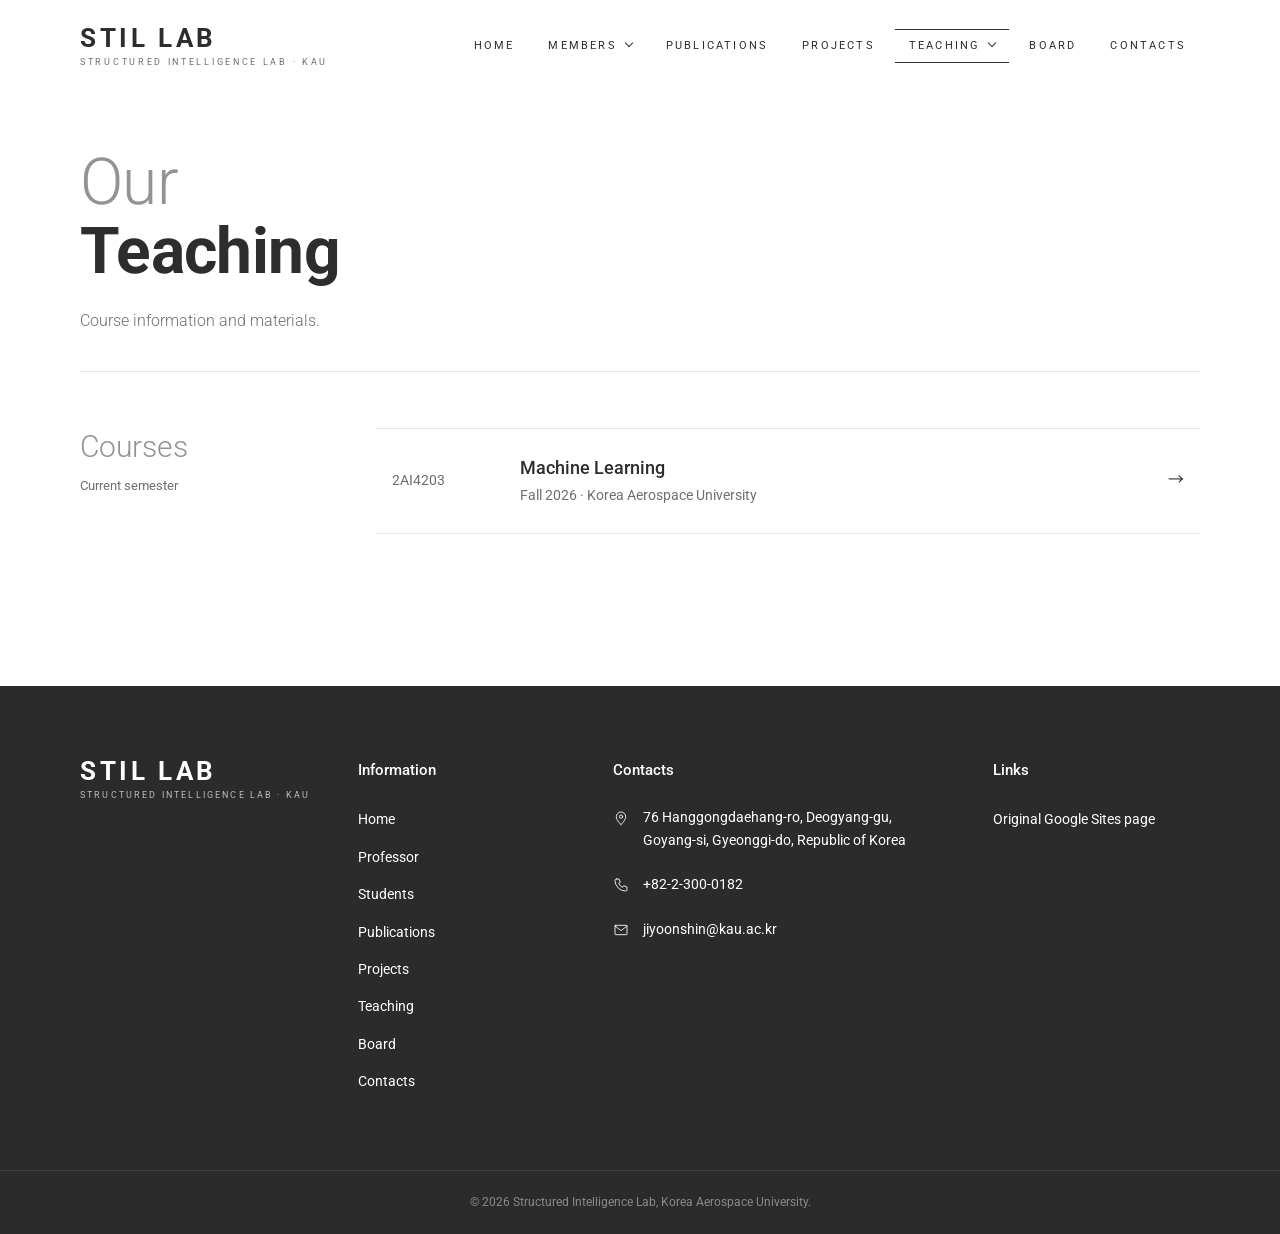
<file: teaching/index.html>
<!doctype html>
<html lang="en">
<head>
  <meta charset="utf-8">
  <meta name="viewport" content="width=device-width, initial-scale=1">
  <meta name="description" content="Structured Intelligence Lab at Korea Aerospace University">
  <title>Teaching | STIL Lab</title>
  <link rel="preconnect" href="https://fonts.googleapis.com">
  <link rel="preconnect" href="https://fonts.gstatic.com" crossorigin>
  <link href="https://fonts.googleapis.com/css2?family=Noto+Sans+KR:wght@300;400;500;700&family=Roboto:wght@300;400;500;700&display=swap" rel="stylesheet">
  <link rel="stylesheet" href="../assets/style.css">
  <link rel="icon" href="data:image/svg+xml,%3Csvg xmlns='http://www.w3.org/2000/svg' viewBox='0 0 64 64'%3E%3Crect width='64' height='64' fill='%231f4b7a'/%3E%3Ctext x='32' y='40' text-anchor='middle' font-family='Arial' font-size='25' font-weight='700' fill='white'%3EST%3C/text%3E%3C/svg%3E">
</head>
<body>
  <header class="site-header">
    <div class="header-inner">
      <a class="brand" href="../">STIL Lab<small>Structured Intelligence Lab · KAU</small></a>
      <button class="menu-button" type="button" aria-expanded="false" aria-controls="site-nav">Menu</button>
      <nav class="site-nav" id="site-nav" aria-label="Primary navigation">
        <a href="../">Home</a>
        <details class="nav-dropdown">
          <summary>Members</summary>
          <div class="dropdown-menu">
            <a href="../professor/">Professor</a>
            <a href="../students/">Students</a>
          </div>
        </details>
        <a href="../publications/">Publications</a>
        <a href="../projects/">Projects</a>
        <details class="nav-dropdown active">
          <summary>Teaching</summary>
          <div class="dropdown-menu">
            <a href="../teaching/">Course List</a>
            <a href="../course-machine-learning/">2AI4203 Machine Learning</a>
          </div>
        </details>
        <a href="../board/">Board</a>
        <a href="../contacts/">Contacts</a>
      </nav>
    </div>
  </header>
  <main>
    <div class="page-heading">
      <h1><span class="t-light">Our</span> <span class="t-bold">Teaching</span></h1>
      <p>Course information and materials.</p>
    </div>
    <section class="content-section section-grid">
      <div><h2>Courses</h2><p class="section-note">Current semester</p></div>
      <ul class="course-link-list" id="course-list" aria-live="polite">
        <li><a class="course-link" href="../course-machine-learning/"><span class="course-code">2AI4203</span><div><strong>Machine Learning</strong><span>Fall 2026 · Korea Aerospace University</span></div><b aria-hidden="true">→</b></a></li>
      </ul>
    </section>
  </main>
  <footer class="site-footer">
    <div class="footer-inner">
      <div><a class="brand brand-light" href="../">STIL Lab<small>Structured Intelligence Lab · KAU</small></a></div>
      <div>
        <h4>Information</h4>
        <ul>
          <li><a href="../">Home</a></li>
          <li><a href="../professor/">Professor</a></li>
          <li><a href="../students/">Students</a></li>
          <li><a href="../publications/">Publications</a></li>
          <li><a href="../projects/">Projects</a></li>
          <li><a href="../teaching/">Teaching</a></li>
          <li><a href="../board/">Board</a></li>
          <li><a href="../contacts/">Contacts</a></li>
        </ul>
      </div>
      <div class="footer-contact">
        <h4>Contacts</h4>
        <div><svg viewBox="0 0 24 24" aria-hidden="true"><path d="M12 22s7-6.2 7-12a7 7 0 1 0-14 0c0 5.8 7 12 7 12z"/><circle cx="12" cy="10" r="2.5"/></svg><span>76 Hanggongdaehang-ro, Deogyang-gu, Goyang-si, Gyeonggi-do, Republic of Korea</span></div>
        <div><svg viewBox="0 0 24 24" aria-hidden="true"><path d="M5 3h4l2 5-2.5 1.5a11 11 0 0 0 6 6L16 13l5 2v4a2 2 0 0 1-2 2A16 16 0 0 1 3 5a2 2 0 0 1 2-2z"/></svg><a href="tel:+8223000182">+82-2-300-0182</a></div>
        <div><svg viewBox="0 0 24 24" aria-hidden="true"><rect x="3" y="5" width="18" height="14" rx="1"/><path d="M3 6l9 7 9-7"/></svg><a href="mailto:jiyoonshin@kau.ac.kr">jiyoonshin@kau.ac.kr</a></div>
      </div>
      <div>
        <h4>Links</h4>
        <ul>
          <li><a href="https://sites.google.com/view/stil-lab" target="_blank" rel="noreferrer">Original Google Sites page</a></li>
        </ul>
      </div>
    </div>
    <div class="footer-copy">© 2026 Structured Intelligence Lab, Korea Aerospace University.</div>
  </footer>
  <script src="../assets/main.js"></script>
</body>
</html>
</file>
<file: assets/style.css>
:root {
  --ink: #2d2d2d;
  --muted: #6f6f6f;
  --light: #939393;
  --line: #e8e8e8;
  --soft: #f8f8f8;
  --white: #ffffff;
  --dark: #2b2b2b;
  --ph: #c4c4c4;
  --ph-light: #dedede;
  --ph-dark: #3c3c3c;
  --width: 1200px;
  --gutter: 40px;
  --font: "Roboto", "Noto Sans KR", Arial, sans-serif;
}

* { box-sizing: border-box; }
html { scroll-behavior: smooth; }
body {
  margin: 0;
  background: var(--white);
  color: var(--ink);
  font-family: var(--font);
  font-size: 16px;
  font-weight: 400;
  line-height: 1.65;
}
a { color: var(--ink); text-decoration: none; }
a:hover { text-decoration: underline; }
a:focus-visible, button:focus-visible, summary:focus-visible {
  outline: 2px solid var(--ink);
  outline-offset: 3px;
}
p { margin-top: 0; }

/* ---------- Header ---------- */
.site-header { background: var(--white); }
.header-inner {
  max-width: var(--width);
  min-height: 92px;
  margin: 0 auto;
  padding: 0 var(--gutter);
  display: flex;
  align-items: center;
  justify-content: space-between;
  gap: 32px;
}
.brand {
  display: inline-flex;
  flex-direction: column;
  color: var(--ink);
  font-size: 26px;
  font-weight: 700;
  line-height: 1;
  letter-spacing: 0.14em;
  text-transform: uppercase;
}
.brand:hover { text-decoration: none; }
.brand small {
  display: block;
  margin-top: 7px;
  color: var(--muted);
  font-size: 9px;
  font-weight: 400;
  letter-spacing: 0.3em;
}
.menu-button {
  display: none;
  padding: 8px 14px;
  border: 1px solid var(--ink);
  background: var(--white);
  color: var(--ink);
  font: inherit;
  font-size: 11px;
  letter-spacing: 0.2em;
  text-transform: uppercase;
}
.site-nav {
  display: flex;
  align-items: center;
  gap: 6px;
  font-size: 11px;
  letter-spacing: 0.2em;
  text-transform: uppercase;
}
.site-nav > a, .nav-dropdown > summary {
  display: block;
  padding: 7px 14px;
  border-top: 1px solid transparent;
  border-bottom: 1px solid transparent;
  color: var(--ink);
  cursor: pointer;
}
.site-nav > a:hover, .nav-dropdown > summary:hover { text-decoration: none; border-color: var(--ink); }
.site-nav > a[aria-current="page"], .nav-dropdown.active > summary { border-color: var(--ink); }
.nav-dropdown { position: relative; }
.nav-dropdown > summary { list-style: none; }
.nav-dropdown > summary::-webkit-details-marker { display: none; }
.nav-dropdown > summary::after {
  content: "";
  display: inline-block;
  width: 5px;
  height: 5px;
  margin: 0 0 3px 9px;
  border-right: 1px solid currentColor;
  border-bottom: 1px solid currentColor;
  transform: rotate(45deg);
}
.dropdown-menu {
  position: absolute;
  z-index: 20;
  top: calc(100% + 6px);
  left: 0;
  min-width: 240px;
  padding: 10px 0;
  border: 1px solid var(--line);
  background: var(--white);
  box-shadow: 0 14px 30px rgba(0, 0, 0, 0.06);
  letter-spacing: 0.03em;
  text-transform: none;
  font-size: 13px;
}
.dropdown-menu a { display: block; padding: 10px 22px; color: var(--ink); white-space: nowrap; }
.dropdown-menu a:hover { background: var(--soft); text-decoration: none; }

/* ---------- Layout ---------- */
main { max-width: var(--width); margin: 0 auto; padding: 56px var(--gutter) 104px; }
main.home { padding-top: 24px; }

.page-heading { margin-bottom: 8px; padding-bottom: 36px; border-bottom: 1px solid var(--line); }
.page-heading h1, .hero h1, .contact-info h1 {
  margin: 0;
  font-size: clamp(40px, 5.4vw, 64px);
  line-height: 1.08;
  letter-spacing: -0.01em;
}
.t-light { display: block; color: var(--light); font-weight: 300; }
.t-bold { display: block; color: var(--ink); font-weight: 700; }
.page-heading p { max-width: 760px; margin: 22px 0 0; color: var(--muted); font-weight: 300; }

.content-section { padding: 48px 0; border-bottom: 1px solid var(--line); }
.content-section:last-child { border-bottom: 0; }
.section-grid { display: grid; grid-template-columns: 240px minmax(0, 1fr); gap: 56px; }
h2 { margin: 0; color: var(--light); font-size: 30px; font-weight: 300; line-height: 1.25; }
h3 { margin: 0 0 7px; font-size: 18px; font-weight: 500; line-height: 1.45; }
h4 { margin: 0 0 6px; font-size: 16px; font-weight: 500; }
.section-note { margin: 10px 0 0; color: var(--muted); font-size: 13px; }
.text-muted { color: var(--muted); }
.small { font-size: 14px; }

main p a, main td a, main li a:not(.course-link), .entry a {
  text-decoration: underline;
  text-decoration-color: #c4c4c4;
  text-underline-offset: 3px;
}
main p a:hover, main td a:hover, main li a:not(.course-link):hover { text-decoration-color: var(--ink); }

/* ---------- Buttons ---------- */
.btn {
  display: inline-flex;
  align-items: center;
  justify-content: space-between;
  gap: 22px;
  padding: 19px 28px;
  border: 0;
  font-size: 11px;
  letter-spacing: 0.2em;
  text-transform: uppercase;
  line-height: 1;
}
.btn:hover { text-decoration: none; }
.btn::after { content: "→"; font-size: 15px; letter-spacing: 0; }
.btn-light { background: var(--white); color: var(--ink); }
.btn-dark { background: var(--dark); color: var(--white); }
.btn-dark:hover { background: #000; }
.btn-light:hover { background: var(--soft); }

/* ---------- Dummy images (solid color) ---------- */
.ph { background: var(--ph); }
.ph-light { background: var(--ph-light); }
.ph-dark { background: var(--ph-dark); }

/* ---------- Home ---------- */
.hero { display: grid; grid-template-columns: 5fr 7fr; min-height: 540px; }
.hero-text { display: flex; flex-direction: column; justify-content: center; padding-right: 56px; }
.hero h1 { margin-bottom: 30px; }
.hero p { margin: 0; color: #4a4a4a; font-size: 17px; font-weight: 300; }
.hero .affiliation { margin-top: 18px; color: var(--muted); font-size: 14px; font-weight: 400; }
.hero-media { position: relative; }
.hero-media .ph { height: 100%; min-height: 540px; }
.hero-media .btn { position: absolute; left: 0; bottom: 0; min-width: 240px; }

.block { padding-top: 96px; }
.block-title { margin: 0 0 44px; font-size: clamp(32px, 4vw, 48px); font-weight: 300; color: var(--light); line-height: 1.2; }
.focus-grid { display: grid; grid-template-columns: repeat(3, minmax(0, 1fr)); gap: 48px; margin: 0; padding: 0; list-style: none; }
.focus-item { display: flex; align-items: flex-start; gap: 20px; }
.focus-num { flex: none; color: #efefef; font-size: 104px; font-weight: 700; line-height: 0.85; }
.focus-item h3 { margin-bottom: 10px; }
.focus-item p { margin: 0; color: var(--muted); font-size: 15px; }

.news-list { margin: 0; padding: 0; list-style: none; border-top: 1px solid var(--line); }
.news-item { display: grid; grid-template-columns: 150px 1fr; gap: 24px; align-items: baseline; padding: 18px 0; border-bottom: 1px solid var(--line); }
.news-item time { color: var(--muted); font-size: 14px; }
.news-item p { margin: 0; }

.about-box { display: grid; grid-template-columns: 1fr 1fr; gap: 56px; align-items: center; margin-top: 96px; padding: 56px; background: var(--soft); }
.about-collage { display: grid; grid-template-columns: 1fr 1fr; grid-auto-rows: 150px; gap: 16px; }
.about-collage .ph:first-child { grid-row: span 2; }
.about-box .block-title { margin-bottom: 14px; }
.about-box .section-note { margin: 0 0 22px; }
.about-box p { max-width: 460px; margin: 0; color: #4a4a4a; font-size: 15px; font-weight: 300; }

/* ---------- Professor ---------- */
.profile-summary { display: grid; grid-template-columns: 300px 1fr; gap: 64px; align-items: start; }
.ph-portrait, .profile-photo { width: 300px; aspect-ratio: 4 / 5; }
.profile-photo { display: block; object-fit: cover; }
.profile-name { margin: 0 0 8px; color: var(--ink); font-size: 44px; font-weight: 700; line-height: 1.15; }
.profile-name .text-muted { font-weight: 300; }
.profile-meta { margin: 0 0 20px; color: var(--muted); }
.profile-contact { margin: 0; padding: 0; list-style: none; }
.profile-contact li { margin: 6px 0; }

.entry-list { margin: 0; padding: 0; list-style: none; }
.entry { padding: 0 0 24px; margin-bottom: 24px; border-bottom: 1px solid var(--line); }
.entry:last-child { margin-bottom: 0; padding-bottom: 0; border-bottom: 0; }
.entry h3 { margin-bottom: 5px; }
.entry p { margin-bottom: 4px; }
.entry p:last-child { margin-bottom: 0; }

/* ---------- Students ---------- */
.student-group + .student-group { margin-top: 56px; }
.student-group-title { margin: 0 0 28px; padding-bottom: 14px; border-bottom: 1px solid var(--line); font-size: 26px; }
.student-list { display: grid; grid-template-columns: repeat(3, minmax(0, 1fr)); gap: 44px 32px; }
.ph-student, .student-photo { width: 100%; aspect-ratio: 5 / 6; }
.student-photo { display: block; object-fit: cover; }
.student-info { margin-top: 16px; }
.student-info h3 { margin: 0 0 2px; font-size: 18px; }
.student-info p { margin: 0; color: var(--muted); font-size: 14px; }
.sample-label { margin-top: 4px !important; color: #8b8b8b !important; font-size: 12px !important; }

/* ---------- Publications ---------- */
.publication-list { margin: 0; padding: 0; list-style: none; border-top: 1px solid var(--line); }
.publication-item { display: grid; grid-template-columns: 64px 1fr 170px; gap: 24px; padding: 22px 0; border-bottom: 1px solid var(--line); }
.pub-year, .pub-venue { color: var(--muted); font-size: 14px; }
.pub-venue { text-align: right; }
.pub-title { margin: 0 0 4px; font-size: 17px; font-weight: 500; }
.pub-authors { margin: 0; color: var(--muted); font-size: 14px; }

/* ---------- Projects ---------- */
.project-card { display: grid; grid-template-columns: 1fr 1fr; background: var(--soft); }
.ph-project { min-height: 340px; }
.project-body { display: flex; flex-direction: column; justify-content: center; padding: 44px; }
.project-body h2 { margin-bottom: 28px; font-size: 28px; line-height: 1.4; }
.project-card .meta-table th { background: transparent; }

.meta-table, .course-table, .contact-table { width: 100%; border-collapse: collapse; }
.meta-table th, .meta-table td,
.course-table th, .course-table td,
.contact-table th, .contact-table td {
  padding: 14px 0;
  border-bottom: 1px solid var(--line);
  text-align: left;
  vertical-align: top;
}
.meta-table th, .contact-table th { width: 150px; color: var(--muted); font-weight: 400; }
.course-table th, .course-table td { padding-left: 16px; padding-right: 16px; }
.course-table th { background: var(--soft); font-size: 11px; font-weight: 500; letter-spacing: 0.15em; text-transform: uppercase; }
.course-table td { font-size: 15px; }
.course-table tbody tr:hover { background: #fcfcfc; }
.course-notes { margin: 12px 0 0; padding-left: 18px; color: var(--muted); font-size: 13px; line-height: 1.8; }
.lecture-section { display: block; }
.section-heading-row { margin-bottom: 24px; }
.course-table-wrap { width: 100%; overflow-x: auto; }
.lecture-table { min-width: 940px; table-layout: fixed; }
.lecture-table th:nth-child(1) { width: 90px; }
.lecture-table th:nth-child(2) { width: 245px; }
.lecture-table th:nth-child(4) { width: 145px; }
.lecture-table td { line-height: 1.55; }
.course-part td { background: var(--soft); font-weight: 500; }
.course-part:hover td { background: var(--soft); }
.exam-row td { background: #fcfcfc; }
.topic-list { margin: 0; padding-left: 17px; color: var(--muted); font-size: 13px; }
.material-links { display: flex; flex-direction: column; gap: 7px; white-space: nowrap; }
.status-muted { color: var(--muted); font-size: 13px; }

/* ---------- Teaching / Board ---------- */
.course-link-list { margin: 0; padding: 0; list-style: none; border-top: 1px solid var(--line); }
.course-link { display: grid; grid-template-columns: 110px 1fr 40px; gap: 18px; align-items: center; padding: 24px 16px; border-bottom: 1px solid var(--line); color: var(--ink); }
.course-link:hover { text-decoration: none; background: var(--soft); }
.course-code { color: var(--muted); font-size: 14px; }
.course-link strong { display: block; font-size: 18px; font-weight: 500; }
.course-link span { color: var(--muted); font-size: 14px; }
.course-link b { text-align: right; font-weight: 400; }

.notice { padding: 28px 32px; background: var(--soft); color: var(--muted); font-size: 15px; font-weight: 300; }

/* ---------- Contacts ---------- */
.contact-split { display: grid; grid-template-columns: 5fr 7fr; gap: 64px; align-items: center; min-height: 480px; }
.contact-info p.lead { margin: 22px 0 36px; color: var(--muted); font-weight: 300; }
.info-list { margin: 0 0 36px; }
.info-list dt { color: var(--muted); font-size: 11px; letter-spacing: 0.18em; text-transform: uppercase; }
.info-list dd { margin: 4px 0 22px; font-size: 16px; font-weight: 300; }
.map-embed { min-height: 460px; overflow: hidden; border: 1px solid var(--line); background: #f4f5f6; }
.map-embed iframe { display: block; width: 100%; min-height: 460px; border: 0; }

/* ---------- Footer ---------- */
.site-footer { background: var(--dark); color: var(--white); }
.footer-inner {
  max-width: var(--width);
  margin: 0 auto;
  padding: 72px var(--gutter) 64px;
  display: grid;
  grid-template-columns: 1.1fr 1fr 1.6fr 1fr;
  gap: 48px;
}
.brand-light { color: var(--white); }
.brand-light small { color: #bdbdbd; }
.site-footer h4 { margin: 0 0 24px; color: var(--white); font-size: 15px; font-weight: 500; }
.site-footer ul { margin: 0; padding: 0; list-style: none; }
.site-footer li { margin-bottom: 11px; }
.site-footer a { color: var(--white); font-size: 14px; }
.site-footer a.brand { font-size: 26px; }
.site-footer .brand small { white-space: nowrap; letter-spacing: 0.24em; }
.footer-contact div { display: flex; gap: 14px; margin-bottom: 22px; font-size: 14px; line-height: 1.6; }
.footer-contact svg { flex: none; width: 16px; height: 16px; margin-top: 4px; fill: none; stroke: var(--white); stroke-width: 1.3; stroke-linecap: round; stroke-linejoin: round; }
.footer-copy { padding: 22px 24px; border-top: 1px solid #3d3d3d; color: #8a8a8a; font-size: 12px; text-align: center; }

/* ---------- Responsive ---------- */
@media (max-width: 960px) {
  :root { --gutter: 24px; }
  .menu-button { display: block; }
  .header-inner { flex-wrap: wrap; padding-top: 20px; padding-bottom: 20px; }
  .site-nav { display: none; width: 100%; padding-top: 14px; border-top: 1px solid var(--line); align-items: flex-start; flex-direction: column; gap: 4px; }
  .site-nav.open { display: flex; }
  .site-nav > a, .nav-dropdown > summary { padding-left: 0; }
  .nav-dropdown { width: 100%; }
  .dropdown-menu { position: static; min-width: 0; margin-top: 6px; padding: 2px 0 2px 12px; border: 0; border-left: 1px solid var(--line); box-shadow: none; }
  .dropdown-menu a { padding: 8px 12px; }

  .hero, .about-box, .contact-split, .project-card, .profile-summary, .section-grid { grid-template-columns: 1fr; }
  .section-grid { gap: 22px; }
  .hero { min-height: 0; }
  .hero-text { padding: 24px 0 36px; }
  .hero-media .ph { min-height: 320px; }
  .focus-grid { grid-template-columns: 1fr; gap: 36px; }
  .about-box { padding: 28px; gap: 32px; }
  .block { padding-top: 72px; }
  .about-box { margin-top: 72px; }
  .ph-project { min-height: 240px; }
  .project-body { padding: 28px; }
  .contact-split { gap: 36px; }
  .map-embed, .map-embed iframe { min-height: 320px; }
  .footer-inner { grid-template-columns: 1fr 1fr; gap: 40px; }
  .student-list { grid-template-columns: repeat(2, minmax(0, 1fr)); }
}

@media (max-width: 600px) {
  .news-item { grid-template-columns: 1fr; gap: 3px; }
  .publication-item { grid-template-columns: 48px 1fr; }
  .pub-venue { grid-column: 2; text-align: left; }
  .course-link { grid-template-columns: 1fr 25px; }
  .course-code { grid-column: 1; }
  .course-link > div { grid-column: 1; }
  .course-link > b { grid-column: 2; grid-row: 1 / 3; }
  .course-table { display: block; overflow-x: auto; }
  .ph-portrait, .profile-photo { width: 200px; }
  .profile-name { font-size: 34px; }
  .meta-table th, .contact-table th { width: 110px; }
  .footer-inner { grid-template-columns: 1fr; }
  .student-list { grid-template-columns: 1fr 1fr; gap: 32px 18px; }
}
</file>
